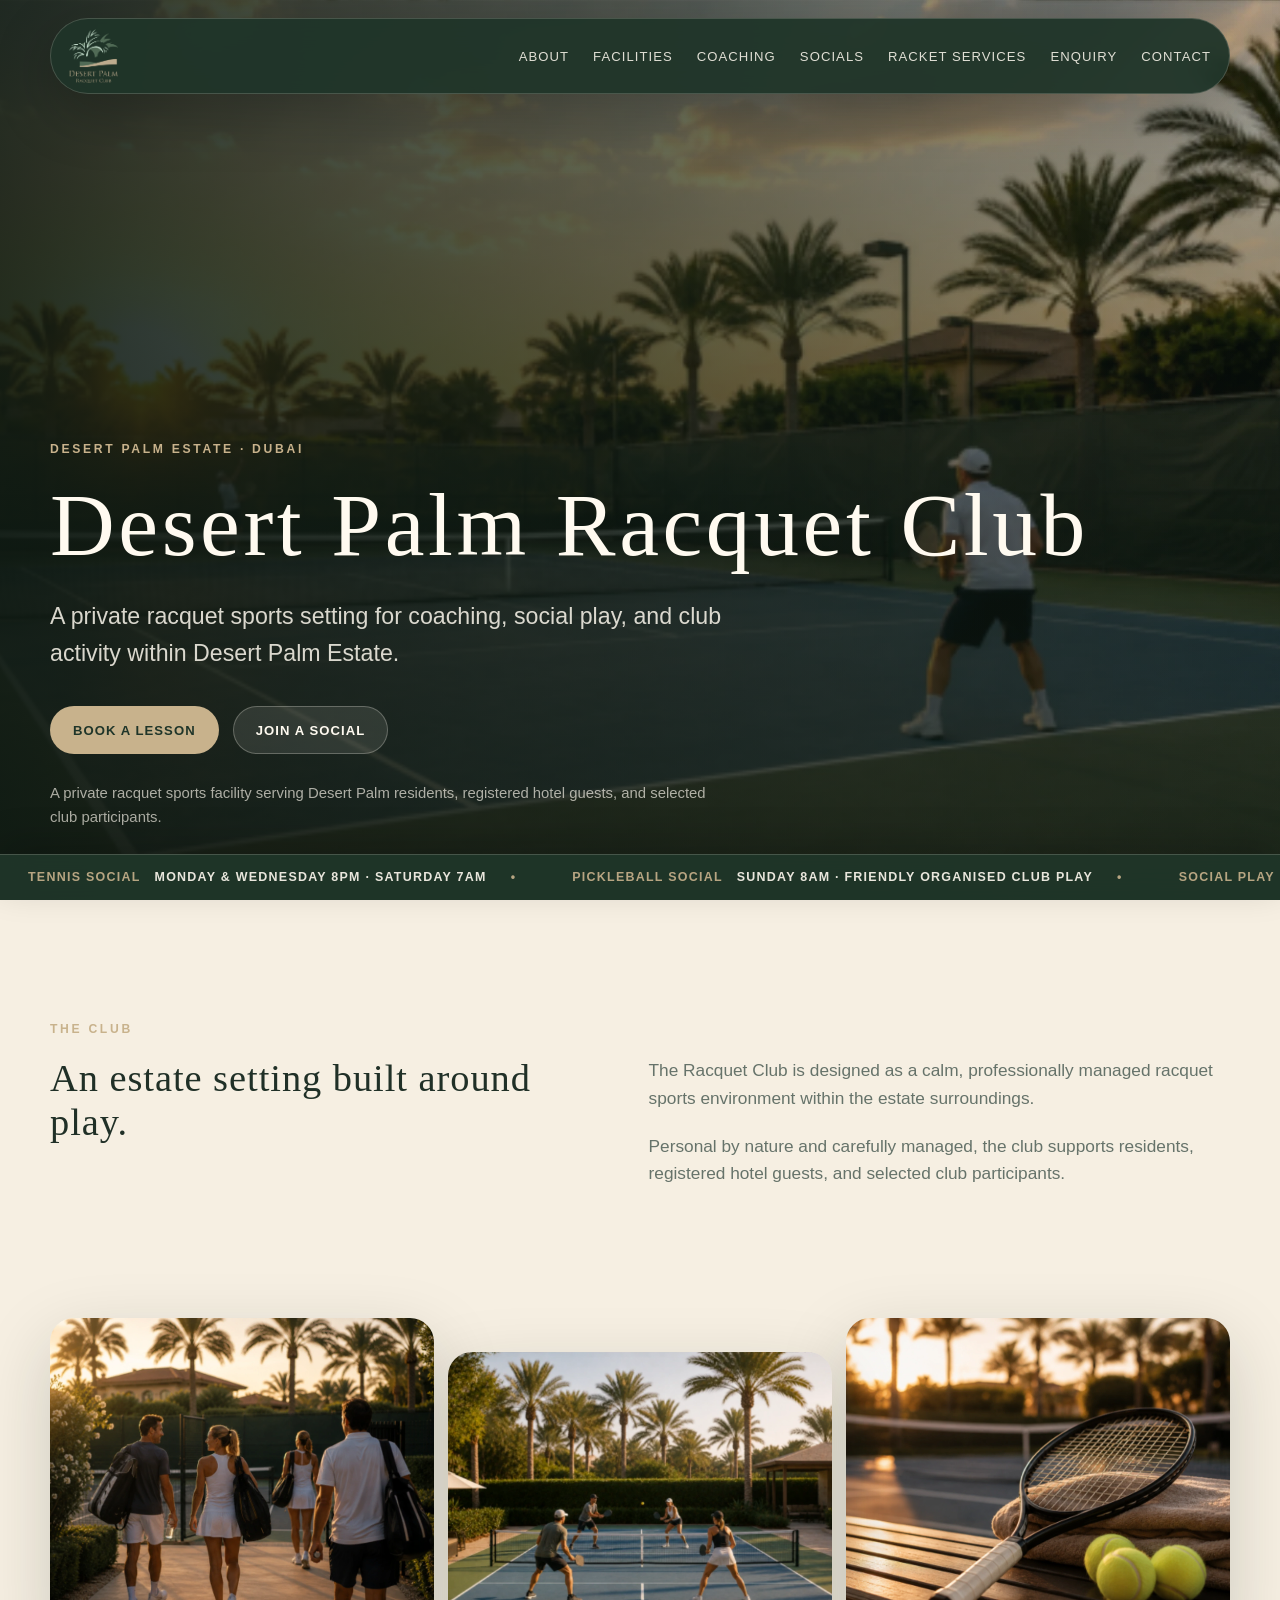
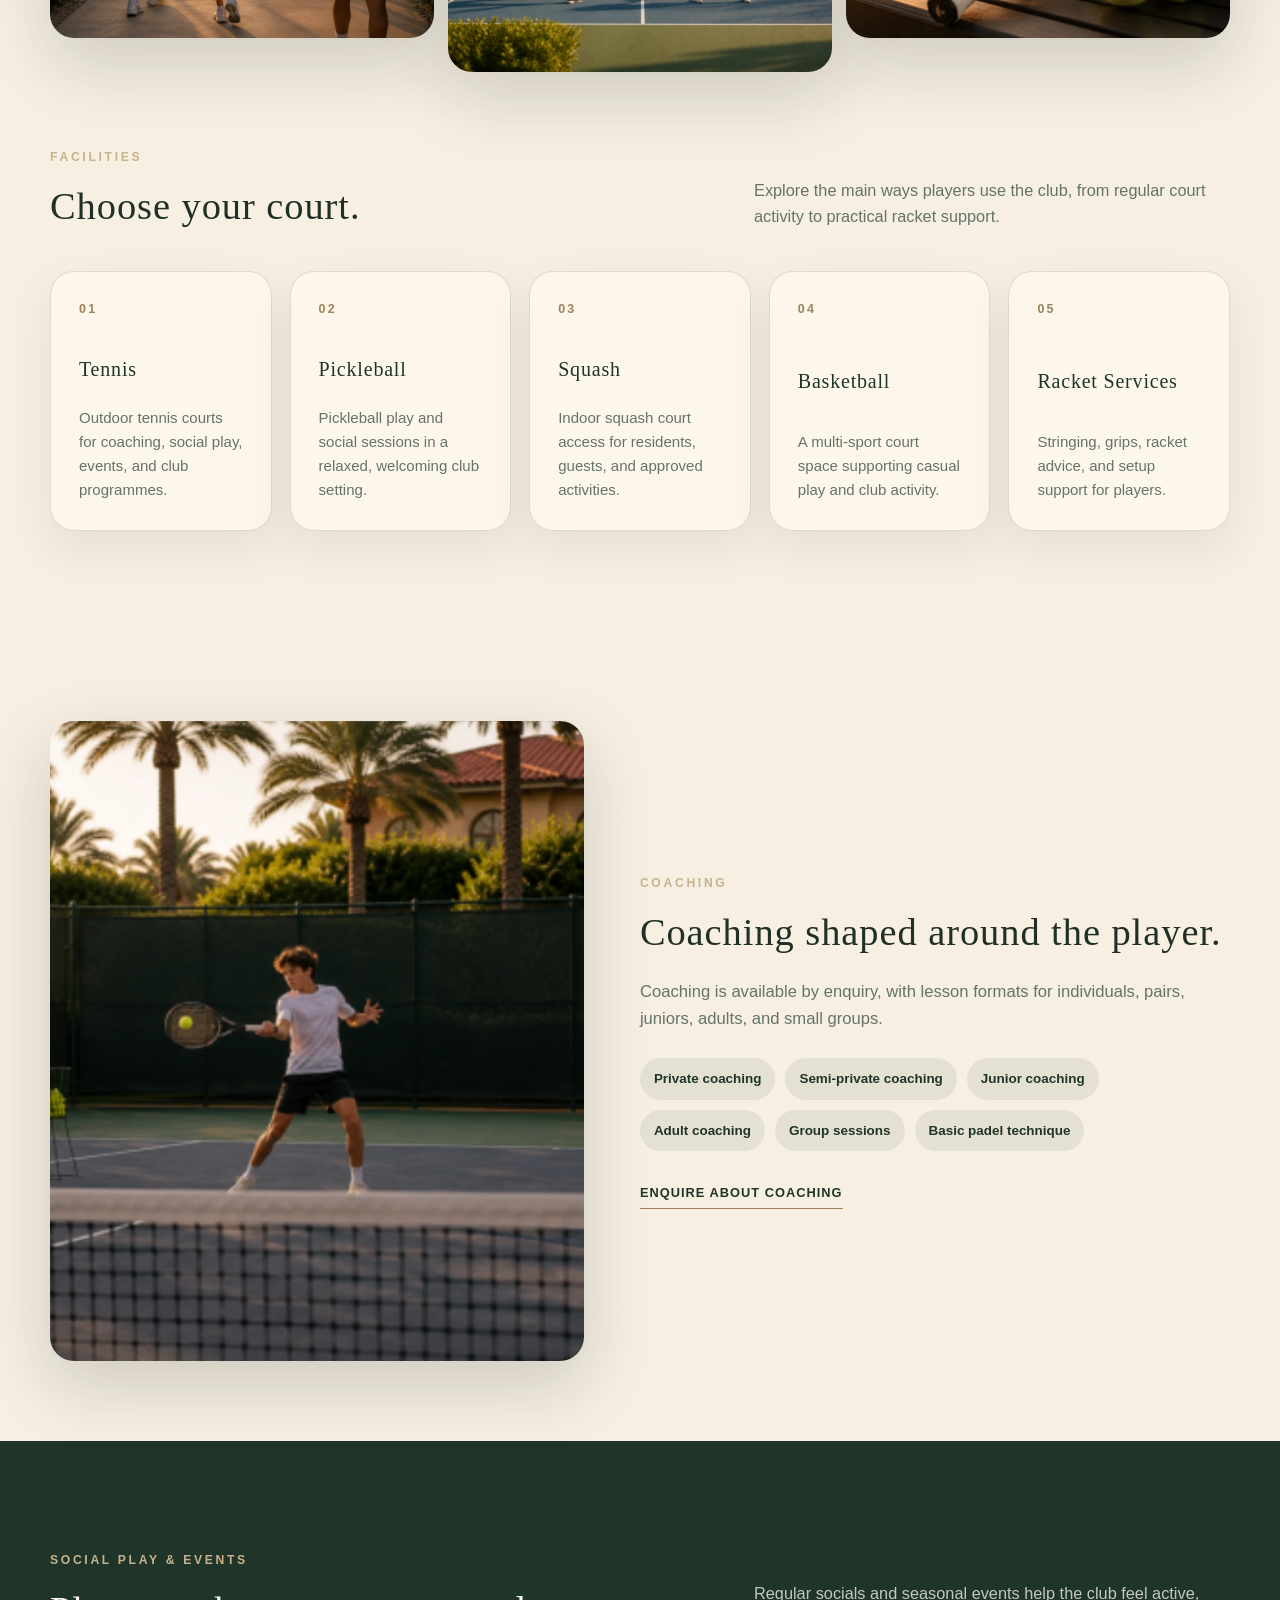
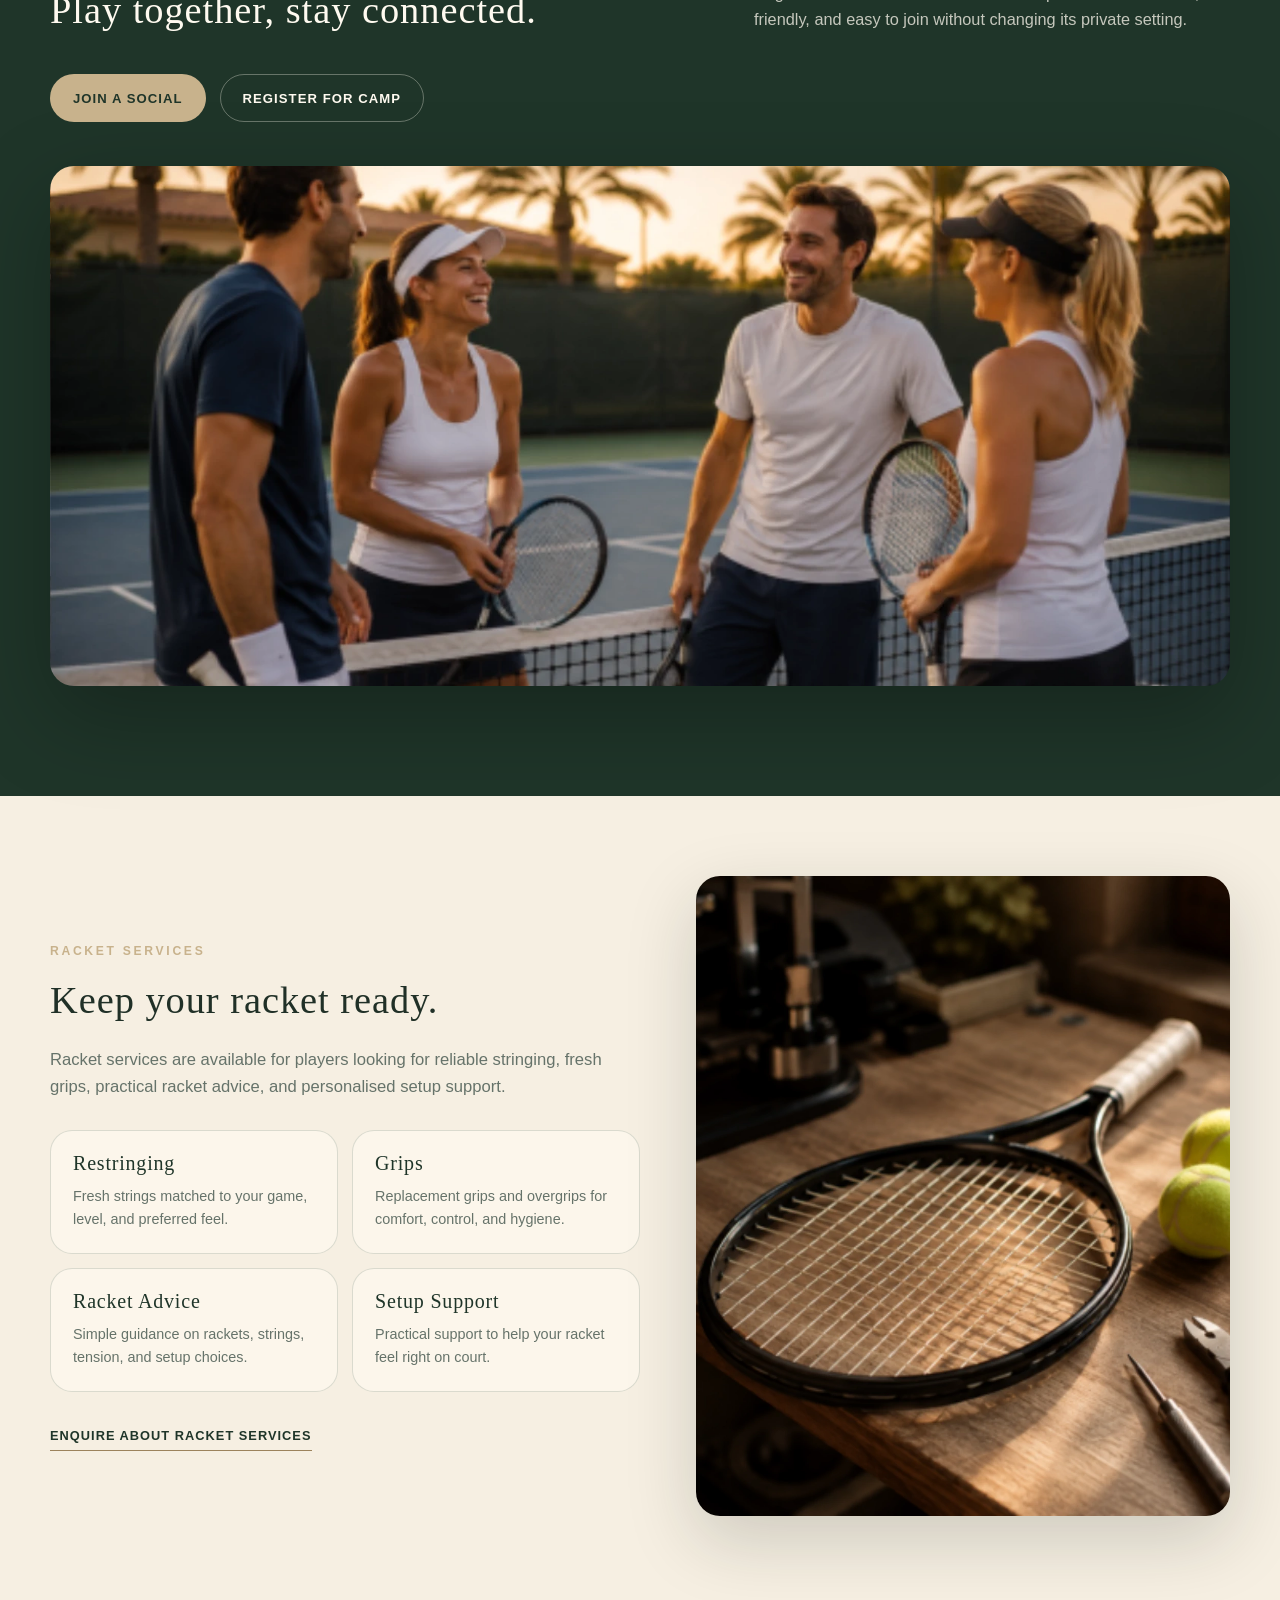
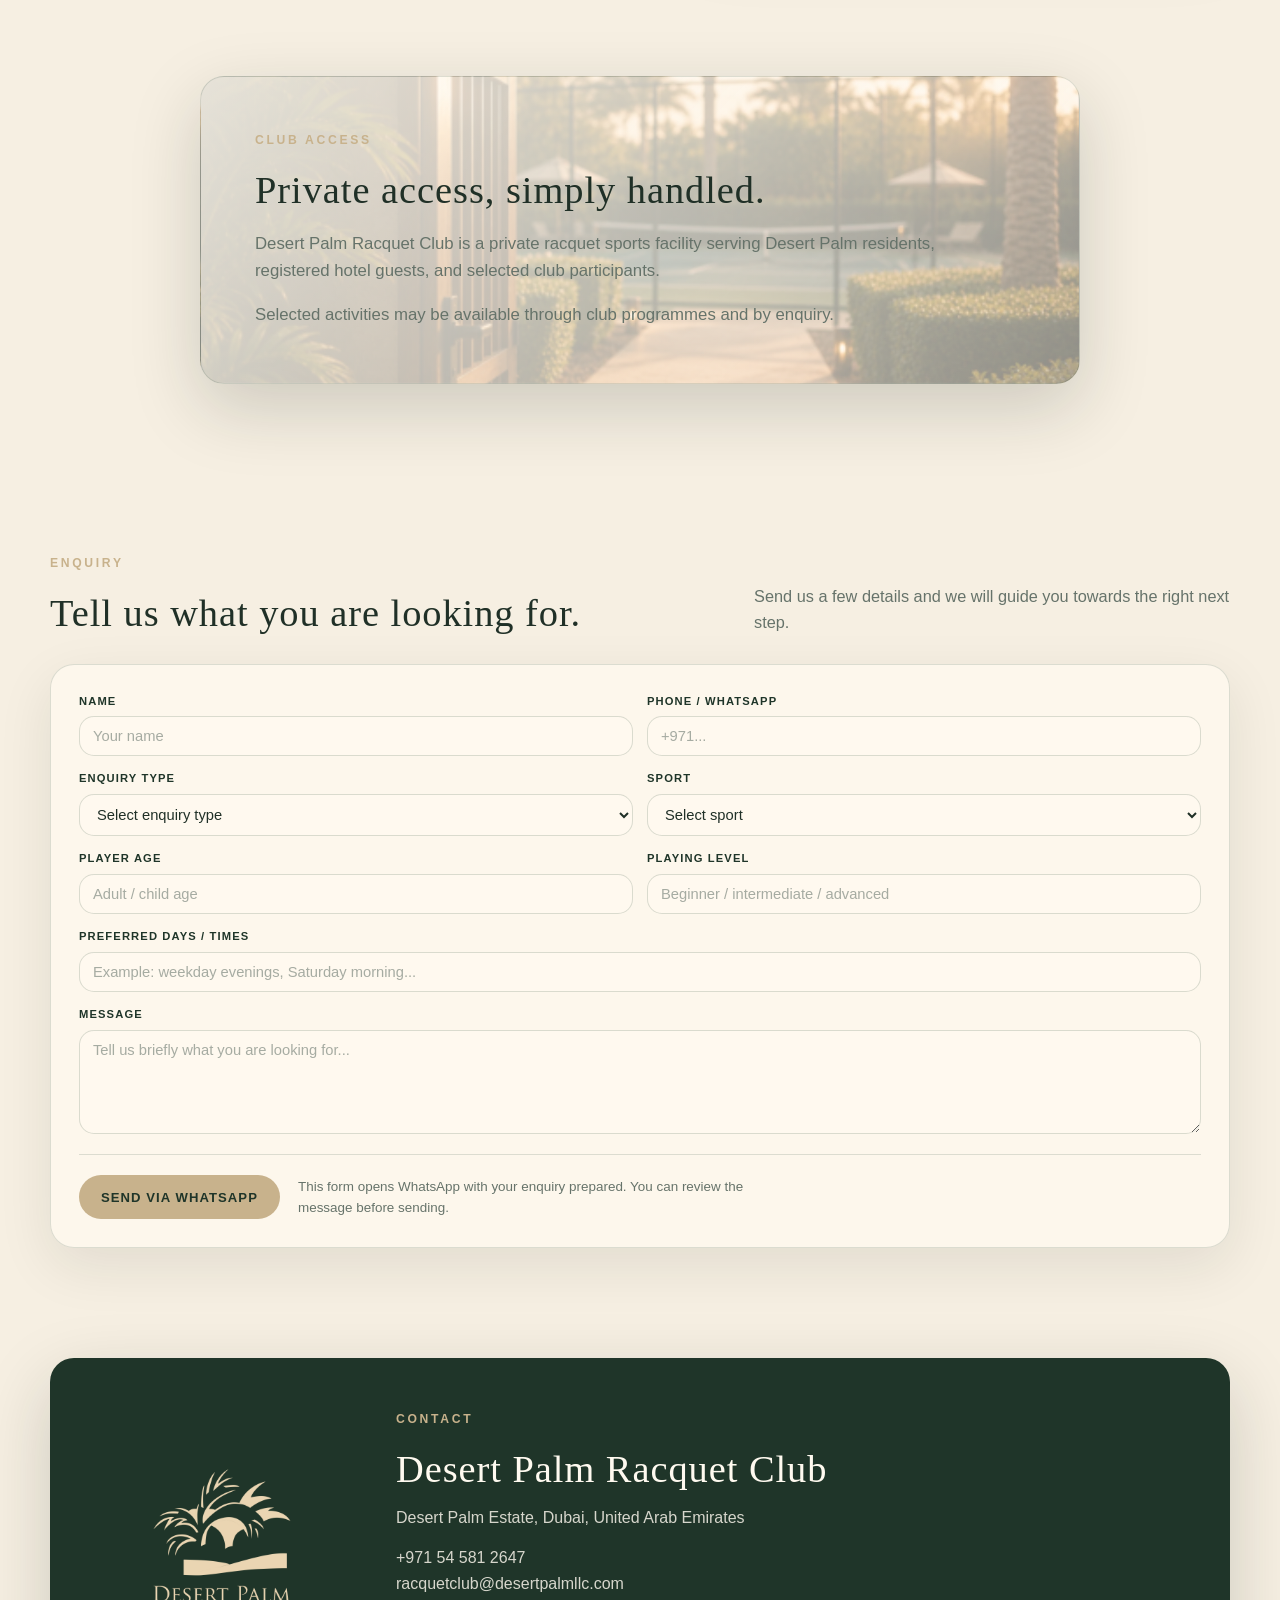
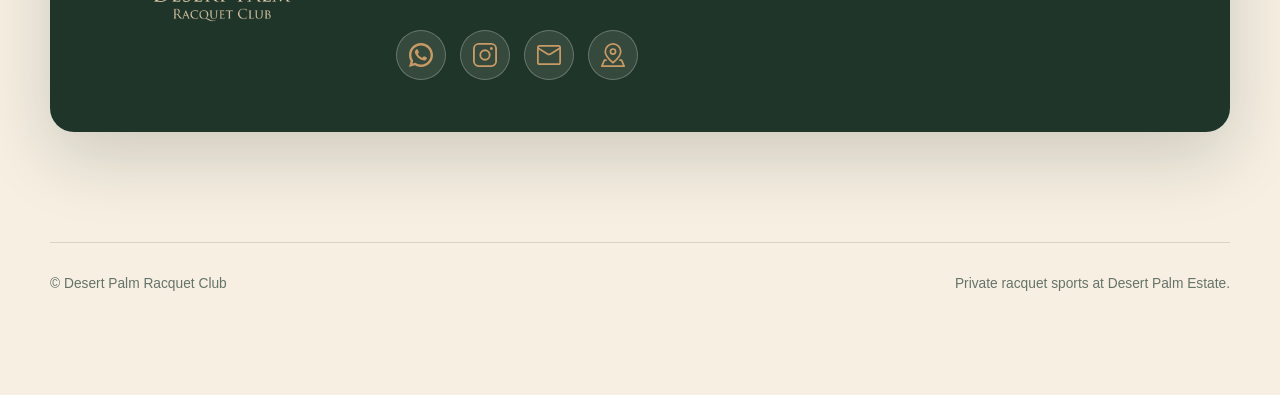
<file: index.html>
<!DOCTYPE html>
<html lang="en">
<head>
  <meta charset="UTF-8" />
  <meta name="viewport" content="width=device-width, initial-scale=1.0" />

  <title>Desert Palm Racquet Club | Tennis & Pickleball in Dubai</title>
  <link rel="canonical" href="https://desertpalmracquetclub.com/" />
<meta
  name="description"
  content="Desert Palm Racquet Club offers premium tennis, pickleball, coaching, social play, seasonal camps, and racket services at Desert Palm Estate, Dubai."
/>

  <!-- Social sharing preview -->
<meta property="og:title" content="Desert Palm Racquet Club | Dubai" />
<meta
  property="og:description"
  content="Premium tennis, pickleball, coaching, social play, seasonal camps, and racket services in Desert Palm Estate, Dubai."
/>
<meta property="og:type" content="website" />
<meta property="og:url" content="https://desertpalmracquetclub.com/" />
<meta
  property="og:image"
  content="https://desertpalmracquetclub.com/assets/dprc-thumb.png"
/>
<meta property="og:image:width" content="1200" />
<meta property="og:image:height" content="630" />

<meta name="twitter:card" content="summary_large_image" />
<meta name="twitter:title" content="Desert Palm Racquet Club | Dubai" />
<meta
  name="twitter:description"
  content="Premium tennis, pickleball, coaching, social play, seasonal camps, and racket services in Desert Palm Estate, Dubai."
/>
<meta
  name="twitter:image"
  content="https://desertpalmracquetclub.com/assets/dprc-thumb.png"
/>

  <link rel="icon" type="image/png" href="assets/logo-light.png" />
  <link rel="stylesheet" href="style.css" />
</head>

<body>
  <header class="site-header">
    <a href="#top" class="brand">
      <img src="assets/logo-light.png" alt="Desert Palm Racquet Club logo" />
    </a>

    <button class="menu-toggle" aria-label="Open menu">
      <span></span>
      <span></span>
    </button>

<nav class="site-nav">
  <a href="#about">About</a>
  <a href="#facilities">Facilities</a>
  <a href="#coaching">Coaching</a>
  <a href="#socials">Socials</a>
  <a href="#services">Racket Services</a>
  <a href="#enquiry">Enquiry</a>
  <a href="#contact">Contact</a>
</nav>
  </header>

  <main id="top">
    <!-- HERO -->
    <section class="hero">
      <div class="hero-image">
        <img src="assets/hero-image.webp" alt="Desert Palm Racquet Club courts and estate surroundings" />
      </div>

      <div class="hero-overlay"></div>

      <div class="hero-content">
        <p class="eyebrow">Desert Palm Estate · Dubai</p>

        <h1>Desert Palm Racquet Club</h1>

<p class="hero-text">
  A private racquet sports setting for coaching, social play, and club activity
  within Desert Palm Estate.
</p>

        <div class="hero-actions">
<a
  class="btn btn-primary enquiry-jump"
  href="#enquiry"
  data-enquiry-type="Coaching"
>
            Book a Lesson
          </a>

<a
  class="btn btn-secondary enquiry-jump"
  href="#enquiry"
  data-enquiry-type="Tennis Social"
>
            Join a Social
          </a>
        </div>

<p class="access-note">
  A private racquet sports facility serving Desert Palm residents,
  registered hotel guests, and selected club participants.
</p>
      </div>
    </section>

    <!-- INTRO -->
    <section id="about" class="section intro-section">
      <div class="section-label">The Club</div>

      <div class="intro-grid">
        <div>
          <h2>An estate setting built around play.</h2>

<div class="mobile-section-image">
  <img
    src="assets/arrive.webp"
    alt="Players arriving at Desert Palm Racquet Club"
    loading="lazy"
    decoding="async"
  />
</div>
        </div>

        <div>
<p>
  The Racquet Club is designed as a calm, professionally managed racquet sports
  environment within the estate surroundings.
</p>

<p>
  Personal by nature and carefully managed, the club supports residents,
  registered hotel guests, and selected club participants.
</p>
        </div>
      </div>
    </section>

    <!-- IMAGE STRIP -->
    <section class="image-strip">
<img
  src="assets/arrive.webp"
  alt="Tennis balls on Desert Palm court"
  loading="lazy"
  decoding="async"
/>
<img
  src="assets/pickle-wide.webp"
  alt="Pickleball paddles at Desert Palm Racquet Club"
  loading="lazy"
  decoding="async"
/>
<img
  src="assets/racket.webp"
  alt="Peacocks at Desert Palm Racquet Club"
  loading="lazy"
  decoding="async"
/>
    </section>

    <!-- FACILITIES -->
    <section id="facilities" class="section">
      <div class="section-top">
        <div>
          <div class="section-label">Facilities</div>
          <h2>Choose your court.</h2>
        </div>

<p>
  Explore the main ways players use the club, from regular court activity
  to practical racket support.
</p>
      </div>

      <div class="card-grid five-grid">
<a
  class="service-card service-card-link"
  href="tennis.html"
  aria-label="View tennis at Desert Palm Racquet Club"
>
  <span>01</span>
  <h3>Tennis</h3>
  <p>Outdoor tennis courts for coaching, social play, events, and club programmes.</p>
</a>

<a
  class="service-card service-card-link"
  href="pickleball.html"
  aria-label="View pickleball at Desert Palm Racquet Club"
>
  <span>02</span>
  <h3>Pickleball</h3>
  <p>Pickleball play and social sessions in a relaxed, welcoming club setting.</p>
</a>

<a
  class="service-card service-card-link"
  href="squash.html"
  aria-label="View squash at Desert Palm Racquet Club"
>
  <span>03</span>
  <h3>Squash</h3>
  <p>Indoor squash court access for residents, guests, and approved activities.</p>
</a>

<a
  class="service-card service-card-link"
  href="basketball.html"
  aria-label="View basketball at Desert Palm Racquet Club"
>
  <span>04</span>
  <h3>Basketball</h3>
  <p>A multi-sport court space supporting casual play and club activity.</p>
</a>

<a
  class="service-card service-card-link"
  href="racket-services.html"
  aria-label="View racket services at Desert Palm Racquet Club"
>
  <span>05</span>
  <h3>Racket Services</h3>
  <p>Stringing, grips, racket advice, and setup support for players.</p>
</a>
      </div>
    </section>

    <!-- COACHING -->
    <section id="coaching" class="feature-section">
      <div class="feature-image">
<img
  src="assets/player.webp"
  alt="Young Player hitting a forehand at Desert Palm Racquet Club"
  loading="lazy"
  decoding="async"
/>
      </div>

      <div class="feature-content">
        <div class="section-label">Coaching</div>
        <h2>Coaching shaped around the player.</h2>

<div class="mobile-section-image">
  <img
    src="assets/player.webp"
    alt="Tennis player training at Desert Palm Racquet Club"
    loading="lazy"
    decoding="async"
  />
</div>
<p>
  Coaching is available by enquiry, with lesson formats for individuals,
  pairs, juniors, adults, and small groups.
</p>

        <div class="pill-list">
          <span>Private coaching</span>
          <span>Semi-private coaching</span>
          <span>Junior coaching</span>
          <span>Adult coaching</span>
          <span>Group sessions</span>
          <span>Basic padel technique</span>
        </div>

<a
  class="text-link enquiry-jump"
  href="#enquiry"
  data-enquiry-type="Coaching"
>
          Enquire about coaching
        </a>
      </div>
    </section>

    <!-- SOCIALS -->
    <section id="socials" class="section dark-section">
      <div class="section-top">
        <div>
          <div class="section-label">Social Play & Events</div>
          <h2>Play together, stay connected.</h2>

<div class="mobile-section-image">
  <img
    src="assets/social-tennis.webp"
    alt="Social tennis at Desert Palm Racquet Club"
    loading="lazy"
    decoding="async"
  />
</div>
        </div>

<p>
  Regular socials and seasonal events help the club feel active, friendly,
  and easy to join without changing its private setting.
</p>
      </div>

      <div class="split-actions">
<a
  class="btn btn-primary enquiry-jump"
  href="#enquiry"
  data-enquiry-type="Tennis Social"
>
          Join a Social
        </a>

<a
  class="btn btn-outline enquiry-jump"
  href="#enquiry"
  data-enquiry-type="Seasonal Camp"
>
          Register for Camp
        </a>
      </div>

      <div class="wide-image">
<img
  src="assets/social-tennis.webp"
  alt="Social tennis at Desert Palm Racquet Club"
  loading="lazy"
  decoding="async"
/>
      </div>
    </section>

    <!-- RACKET SERVICES -->
    <section id="services" class="feature-section reverse">
      <div class="feature-image">
<img
  src="assets/stringing.webp"
  alt="Racket stringing and racket services at Desert Palm Racquet Club"
  loading="lazy"
  decoding="async"
/>
      </div>

      <div class="feature-content">
        <div class="section-label">Racket Services</div>
        <h2>Keep your racket ready.</h2>

<div class="mobile-section-image">
  <img
    src="assets/stringing.webp"
    alt="Racket services at Desert Palm Racquet Club"
    loading="lazy"
    decoding="async"
  />
</div>

        <p>
          Racket services are available for players looking for reliable
          stringing, fresh grips, practical racket advice, and personalised setup
          support.
        </p>

        <div class="mini-grid">
          <div>
            <h3>Restringing</h3>
            <p>Fresh strings matched to your game, level, and preferred feel.</p>
          </div>

          <div>
            <h3>Grips</h3>
            <p>Replacement grips and overgrips for comfort, control, and hygiene.</p>
          </div>

          <div>
            <h3>Racket Advice</h3>
            <p>Simple guidance on rackets, strings, tension, and setup choices.</p>
          </div>

          <div>
            <h3>Setup Support</h3>
            <p>Practical support to help your racket feel right on court.</p>
          </div>
        </div>

<a
  class="text-link enquiry-jump"
  href="#enquiry"
  data-enquiry-type="Racket Services"
>
          Enquire about racket services
        </a>
      </div>
    </section>

    <!-- ACCESS -->
    <section class="section access-section">
      <div class="access-card">
        <div class="section-label">Club Access</div>

<h2>Private access, simply handled.</h2>

<p>
  Desert Palm Racquet Club is a private racquet sports facility serving
  Desert Palm residents, registered hotel guests, and selected club participants.
</p>

<p>
  Selected activities may be available through club programmes and by enquiry.
</p>
      </div>
    </section>

    <!-- ENQUIRY FORM -->
<section id="enquiry" class="section enquiry-section">
  <div class="section-top">
    <div>
      <div class="section-label">Enquiry</div>
      <h2>Tell us what you are looking for.</h2>
    </div>

<p>
  Send us a few details and we will guide you towards the right next step.
</p>
  </div>

  <form id="dprcEnquiryForm" class="enquiry-form">
    <div class="form-grid">
      <div class="form-field">
        <label for="enquiryName">Name</label>
        <input
          type="text"
          id="enquiryName"
          name="name"
          placeholder="Your name"
          required
        />
      </div>

      <div class="form-field">
        <label for="enquiryPhone">Phone / WhatsApp</label>
        <input
          type="tel"
          id="enquiryPhone"
          name="phone"
          placeholder="+971..."
        />
      </div>

      <div class="form-field">
        <label for="enquiryType">Enquiry type</label>
        <select id="enquiryType" name="type" required>
          <option value="">Select enquiry type</option>
          <option value="Coaching">Coaching</option>
          <option value="Tennis Social">Tennis Social</option>
          <option value="Pickleball Social">Pickleball Social</option>
          <option value="Seasonal Camp">Seasonal Camp</option>
          <option value="Racket Services">Racket Services</option>
          <option value="Other">Other</option>
        </select>
      </div>

      <div class="form-field">
        <label for="enquirySport">Sport</label>
        <select id="enquirySport" name="sport">
          <option value="">Select sport</option>
          <option value="Tennis">Tennis</option>
          <option value="Pickleball">Pickleball</option>
          <option value="Padel">Padel</option>
          <option value="Squash">Squash</option>
          <option value="Other">Other</option>
        </select>
      </div>

      <div class="form-field">
        <label for="enquiryAge">Player age</label>
        <input
          type="text"
          id="enquiryAge"
          name="age"
          placeholder="Adult / child age"
        />
      </div>

      <div class="form-field">
        <label for="enquiryLevel">Playing level</label>
        <input
          type="text"
          id="enquiryLevel"
          name="level"
          placeholder="Beginner / intermediate / advanced"
        />
      </div>

      <div class="form-field full-field">
        <label for="enquiryAvailability">Preferred days / times</label>
        <input
          type="text"
          id="enquiryAvailability"
          name="availability"
          placeholder="Example: weekday evenings, Saturday morning..."
        />
      </div>

      <div class="form-field full-field">
        <label for="enquiryMessage">Message</label>
        <textarea
          id="enquiryMessage"
          name="message"
          rows="5"
          placeholder="Tell us briefly what you are looking for..."
        ></textarea>
      </div>
    </div>

    <div class="form-actions">
      <button type="submit" class="btn btn-primary">
        Send via WhatsApp
      </button>

      <p>
        This form opens WhatsApp with your enquiry prepared. You can review the
        message before sending.
      </p>
    </div>
  </form>
</section>

    <!-- CONTACT -->
    <section id="contact" class="section contact-section">
      <div class="contact-card">
<img
  src="assets/logo-beige.png"
  alt="Desert Palm Racquet Club logo"
  loading="lazy"
  decoding="async"
/>

        <div>
          <div class="section-label">Contact</div>
          <h2>Desert Palm Racquet Club</h2>

          <p>Desert Palm Estate, Dubai, United Arab Emirates</p>
          <p>
            <a href="tel:+971545812647">+971 54 581 2647</a><br />
            <a href="mailto:racquetclub@desertpalmllc.com">racquetclub@desertpalmllc.com</a>
          </p>

<div class="contact-actions icon-actions">
  <a
  class="icon-btn"
  href="https://wa.me/971545812647?text=Hi%20Desert%20Palm%20Racquet%20Club%2C%20I%20would%20like%20to%20make%20an%20enquiry."
  target="_blank"
rel="noopener noreferrer"
  aria-label="WhatsApp Desert Palm Racquet Club"
  title="WhatsApp"
>
<img
  src="assets/icons/whatsapp.svg"
  alt=""
  loading="lazy"
  decoding="async"
/>
</a>

  <a
    class="icon-btn"
    href="https://www.instagram.com/desertpalmtennis"
    target="_blank"
rel="noopener noreferrer"
    aria-label="Follow Desert Palm Racquet Club on Instagram"
    title="Instagram"
  >
<img
  src="assets/icons/instagram.svg"
  alt=""
  loading="lazy"
  decoding="async"
/>
  </a>

  <a
    class="icon-btn"
    href="mailto:racquetclub@desertpalmllc.com"
    aria-label="Email Desert Palm Racquet Club"
    title="Email"
  >
<img
  src="assets/icons/email.svg"
  alt=""
  loading="lazy"
  decoding="async"
/>
  </a>

  <a
    class="icon-btn"
    href="https://maps.app.goo.gl/HinR4Th8kRUR4YVMA"
    target="_blank"
    rel="noopener noreferrer"
    aria-label="Find Desert Palm Racquet Club on Google Maps"
    title="Find Us"
  >
<img
  src="assets/icons/location.svg"
  alt=""
  loading="lazy"
  decoding="async"
/>
  </a>
</div>
          </div>
        </div>
      </div>
    </section>
  </main>

  <footer class="site-footer">
    <p>© Desert Palm Racquet Club</p>
<p>Private racquet sports at Desert Palm Estate.</p>
  </footer>

  <script src="updates.js"></script>
<script src="app.js"></script>
</body>
</html>
</file>
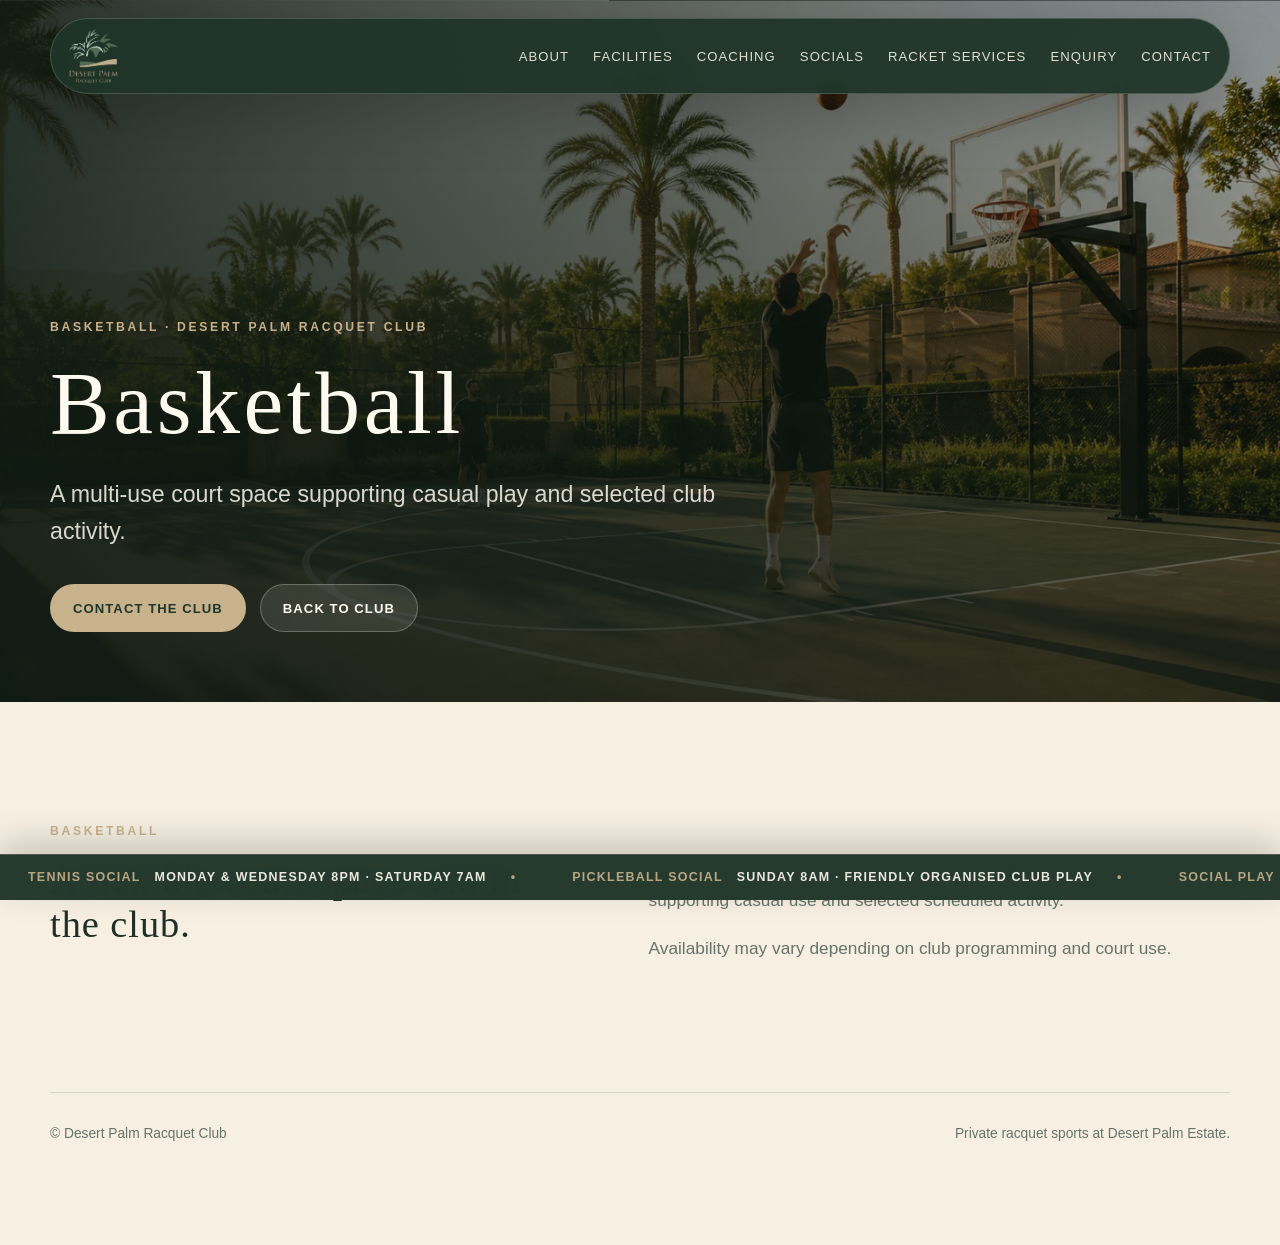
<file: basketball.html>
<!DOCTYPE html>
<html lang="en">
<head>
  <meta charset="UTF-8" />
  <meta name="viewport" content="width=device-width, initial-scale=1.0" />

  <title>Basketball at Desert Palm Racquet Club | Dubai</title>
  <meta
    name="description"
    content="Basketball and multi-use court space at Desert Palm Racquet Club in Dubai."
  />

  <link rel="icon" type="image/png" href="assets/logo-light.png" />
  <link rel="stylesheet" href="style.css" />
</head>

<body>
  <header class="site-header">
    <a href="index.html#top" class="brand">
      <img src="assets/logo-light.png" alt="Desert Palm Racquet Club logo" />
    </a>

    <button class="menu-toggle" aria-label="Open menu">
      <span></span>
      <span></span>
    </button>

    <nav class="site-nav">
      <a href="index.html#about">About</a>
      <a href="index.html#facilities">Facilities</a>
      <a href="index.html#coaching">Coaching</a>
      <a href="index.html#socials">Socials</a>
      <a href="index.html#services">Racket Services</a>
      <a href="index.html#enquiry">Enquiry</a>
      <a href="index.html#contact">Contact</a>
    </nav>
  </header>

  <main id="top">
    <section class="hero sub-hero">
      <div class="hero-image">
        <img src="assets/basket-hero.webp" alt="Basketball court at Desert Palm Racquet Club" />
      </div>

      <div class="hero-overlay"></div>

      <div class="hero-content">
        <p class="eyebrow">Basketball · Desert Palm Racquet Club</p>

        <h1>Basketball</h1>

        <p class="hero-text">
          A multi-use court space supporting casual play and selected club activity.
        </p>

        <div class="hero-actions">
          <a class="btn btn-primary" href="index.html#contact">
            Contact the Club
          </a>

          <a class="btn btn-secondary" href="index.html#facilities">
            Back to Club
          </a>
        </div>
      </div>
    </section>

    <section class="section intro-section">
      <div class="section-label">Basketball</div>

      <div class="intro-grid">
        <div>
          <h2>A flexible court space within the club.</h2>
        </div>

        <div>
          <p>
            The basketball court is part of the wider Desert Palm Racquet Club setting,
            supporting casual use and selected scheduled activity.
          </p>

          <p>
            Availability may vary depending on club programming and court use.
          </p>
        </div>
      </div>
    </section>
  </main>

  <footer class="site-footer">
    <p>© Desert Palm Racquet Club</p>
    <p>Private racquet sports at Desert Palm Estate.</p>
  </footer>

  <script src="updates.js"></script>
<script src="app.js"></script>
</body>
</html>
</file>
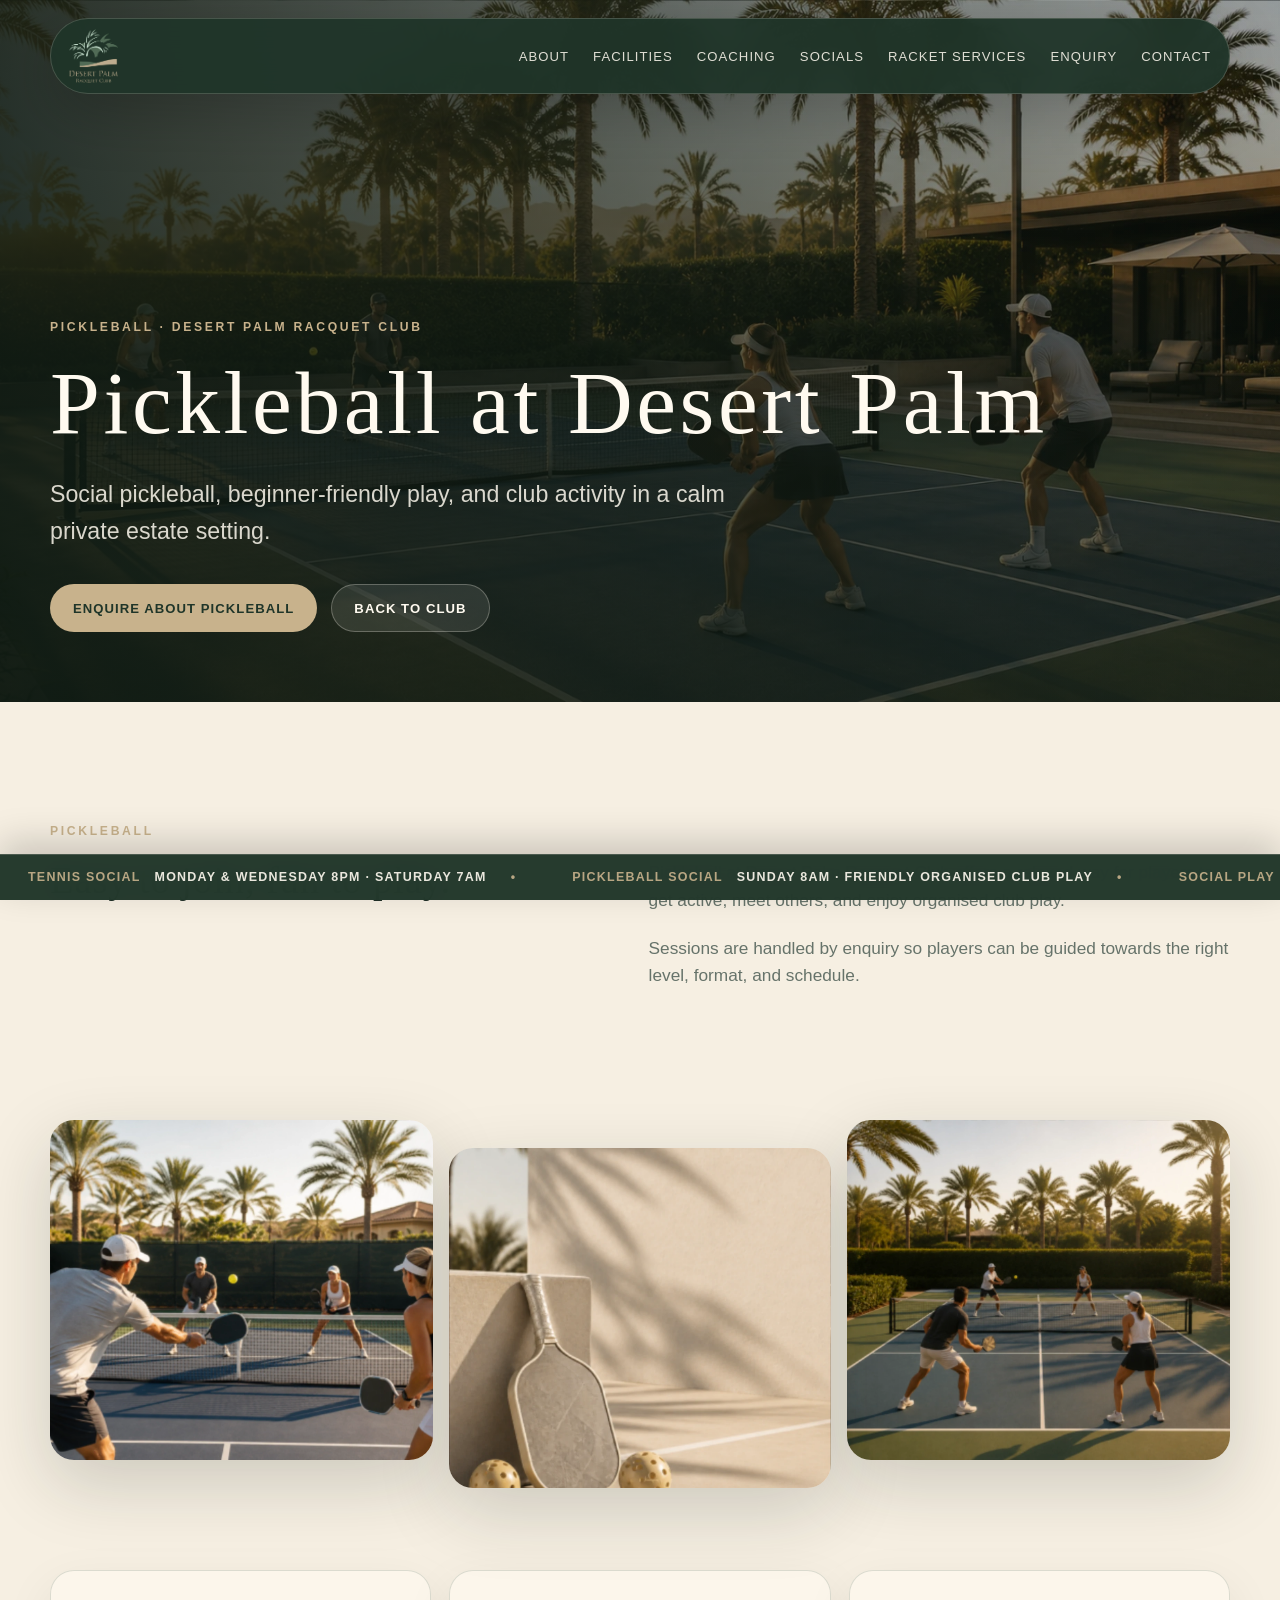
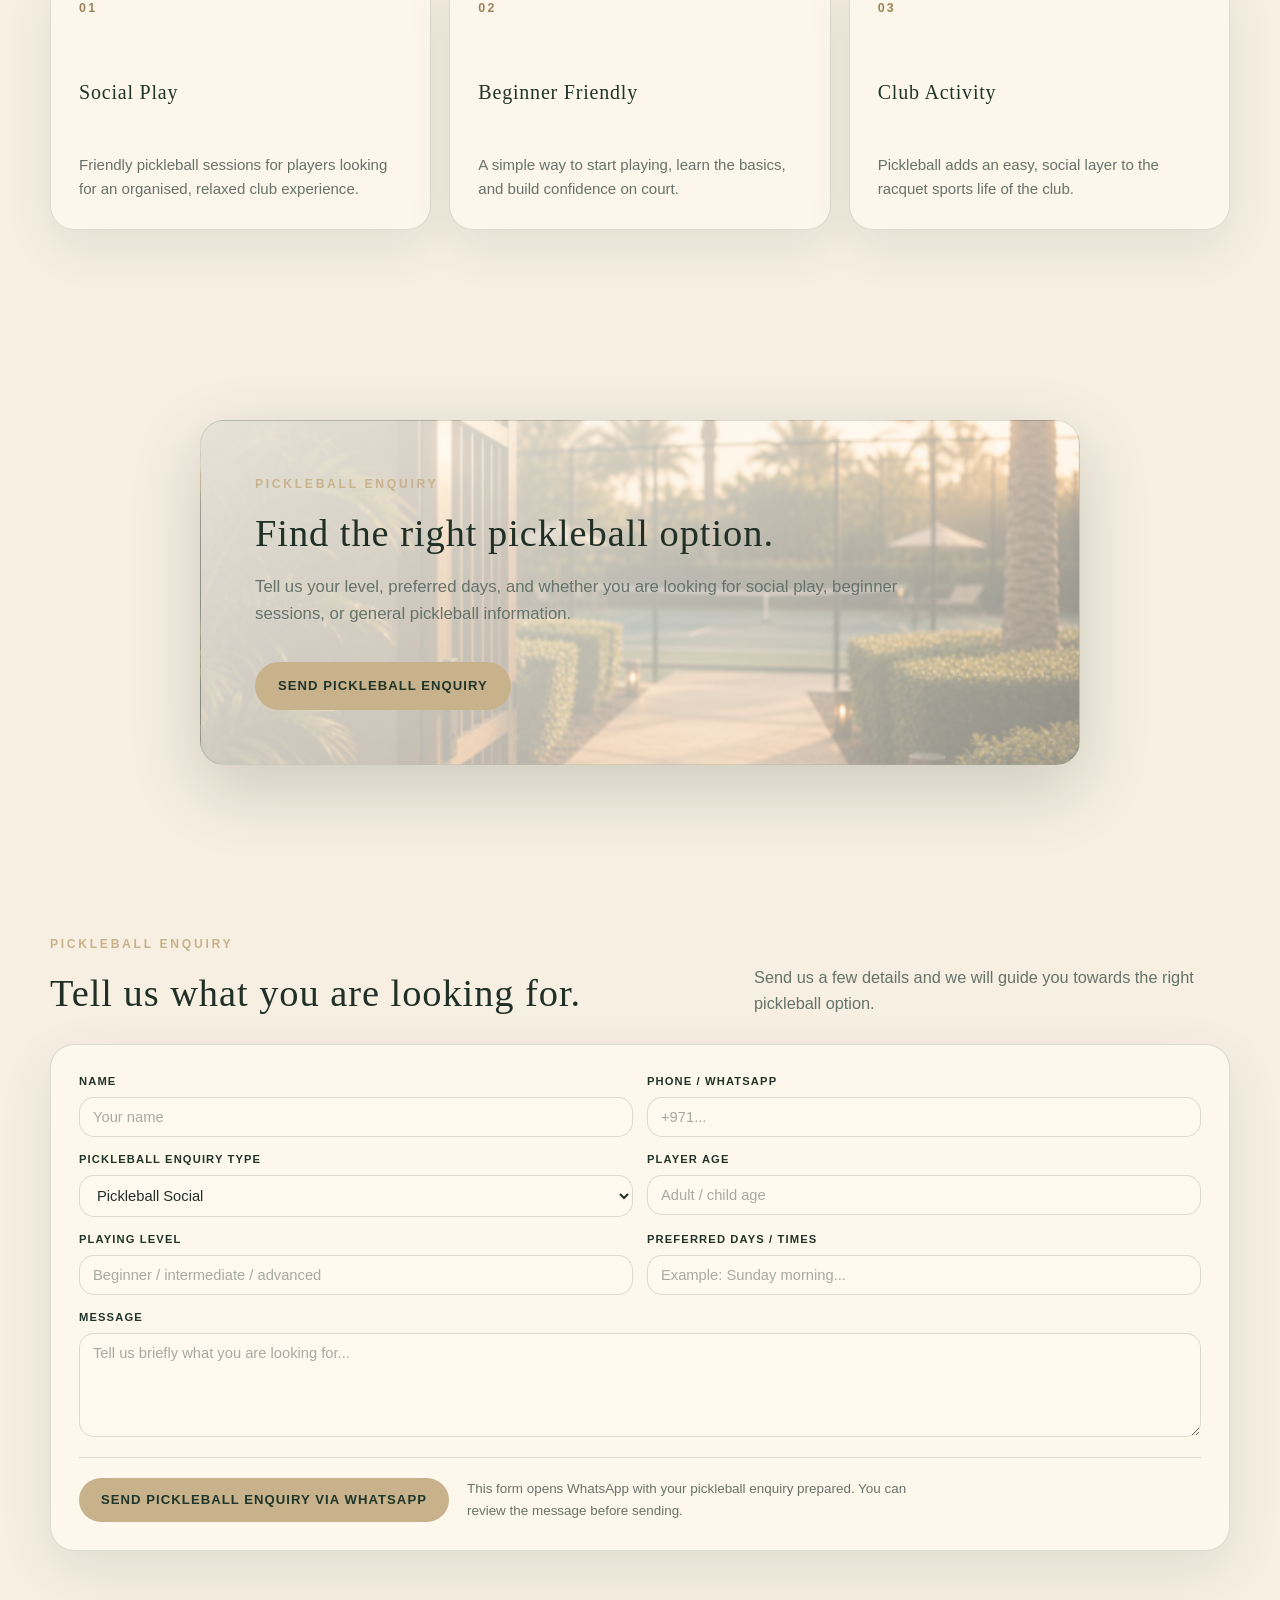
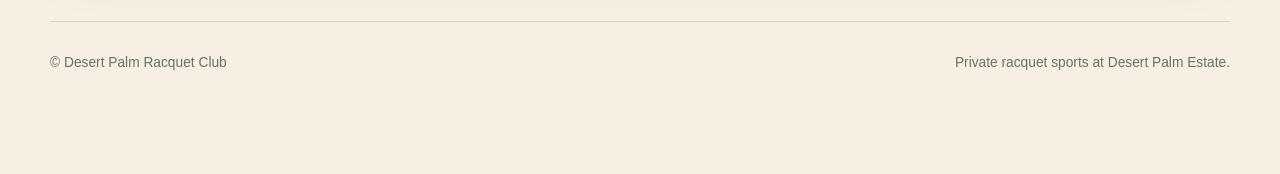
<file: pickleball.html>
<!DOCTYPE html>
<html lang="en">
<head>
  <meta charset="UTF-8" />
  <meta name="viewport" content="width=device-width, initial-scale=1.0" />

  <title>Pickleball at Desert Palm Racquet Club | Dubai</title>
  <meta
    name="description"
    content="Pickleball social play, coaching introductions, and club activity at Desert Palm Racquet Club in Dubai."
  />

  <link rel="icon" type="image/png" href="assets/logo-light.png" />
  <link rel="stylesheet" href="style.css" />
</head>

<body>
  <header class="site-header">
    <a href="index.html#top" class="brand">
      <img src="assets/logo-light.png" alt="Desert Palm Racquet Club logo" />
    </a>

    <button class="menu-toggle" aria-label="Open menu">
      <span></span>
      <span></span>
    </button>

    <nav class="site-nav">
      <a href="index.html#about">About</a>
      <a href="index.html#facilities">Facilities</a>
      <a href="index.html#coaching">Coaching</a>
      <a href="index.html#socials">Socials</a>
      <a href="index.html#services">Racket Services</a>
      <a href="index.html#enquiry">Enquiry</a>
      <a href="index.html#contact">Contact</a>
    </nav>
  </header>

  <main id="top">
    <section class="hero sub-hero">
      <div class="hero-image">
        <img src="assets/pickle-hero.webp" alt="Pickleball at Desert Palm Racquet Club" />
      </div>

      <div class="hero-overlay"></div>

      <div class="hero-content">
        <p class="eyebrow">Pickleball · Desert Palm Racquet Club</p>

        <h1>Pickleball at Desert Palm</h1>

        <p class="hero-text">
          Social pickleball, beginner-friendly play, and club activity in a calm
          private estate setting.
        </p>

        <div class="hero-actions">
          <a
            class="btn btn-primary enquiry-jump"
            href="#pickleball-enquiry"
            data-enquiry-type="Pickleball Social"
          >
            Enquire About Pickleball
          </a>

          <a class="btn btn-secondary" href="index.html#facilities">
            Back to Club
          </a>
        </div>
      </div>
    </section>

    <section class="section intro-section">
      <div class="section-label">Pickleball</div>

      <div class="intro-grid">
        <div>
          <h2>Easy to join, fun to play.</h2>

<div class="mobile-section-image">
  <img
    src="assets/pickle-wide.webp"
    alt="Social pickleball at Desert Palm Racquet Club"
    loading="lazy"
    decoding="async"
  />
</div>
        </div>

        <div>
          <p>
            Pickleball at Desert Palm Racquet Club offers a relaxed way for
            players to get active, meet others, and enjoy organised club play.
          </p>

          <p>
            Sessions are handled by enquiry so players can be guided towards
            the right level, format, and schedule.
          </p>
        </div>
      </div>
    </section>

<section class="detail-image-grid">

  <img
    src="assets/pickleball-social.webp"
    alt="Social pickleball at Desert Palm Racquet Club"
    loading="lazy"
    decoding="async"
  />

    <img
    src="assets/pickle-light.webp"
    alt="Pickleball paddle detail at Desert Palm Racquet Club"
    loading="lazy"
    decoding="async"
  />

  <img
    src="assets/pickleball-fun.webp"
    alt="Pickleball doubles play at Desert Palm Racquet Club"
    loading="lazy"
    decoding="async"
  />
</section>

    <section class="section">
      <div class="card-grid three-grid">
        <article class="service-card">
          <span>01</span>
          <h3>Social Play</h3>
          <p>
            Friendly pickleball sessions for players looking for an organised,
            relaxed club experience.
          </p>
        </article>

        <article class="service-card">
          <span>02</span>
          <h3>Beginner Friendly</h3>
          <p>
            A simple way to start playing, learn the basics, and build confidence
            on court.
          </p>
        </article>

        <article class="service-card">
          <span>03</span>
          <h3>Club Activity</h3>
          <p>
            Pickleball adds an easy, social layer to the racquet sports life of
            the club.
          </p>
        </article>
      </div>
    </section>

    <section class="section access-section">
      <div class="access-card">
        <div class="section-label">Pickleball Enquiry</div>

        <h2>Find the right pickleball option.</h2>

        <p>
          Tell us your level, preferred days, and whether you are looking for
          social play, beginner sessions, or general pickleball information.
        </p>

        <div class="hero-actions">
          <a
            class="btn btn-primary enquiry-jump"
            href="#pickleball-enquiry"
            data-enquiry-type="Pickleball Social"
          >
            Send Pickleball Enquiry
          </a>
        </div>
      </div>
    </section>

    <section id="pickleball-enquiry" class="section enquiry-section">
      <div class="section-top">
        <div>
          <div class="section-label">Pickleball Enquiry</div>
          <h2>Tell us what you are looking for.</h2>
        </div>

        <p>
          Send us a few details and we will guide you towards the right
          pickleball option.
        </p>
      </div>

      <form id="dprcEnquiryForm" class="enquiry-form">
        <input type="hidden" id="enquirySport" name="sport" value="Pickleball" />

        <div class="form-grid">
          <div class="form-field">
            <label for="enquiryName">Name</label>
            <input
              type="text"
              id="enquiryName"
              name="name"
              placeholder="Your name"
              required
            />
          </div>

          <div class="form-field">
            <label for="enquiryPhone">Phone / WhatsApp</label>
            <input
              type="tel"
              id="enquiryPhone"
              name="phone"
              placeholder="+971..."
            />
          </div>

          <div class="form-field">
            <label for="enquiryType">Pickleball enquiry type</label>
            <select id="enquiryType" name="type" required>
              <option value="Pickleball Social" selected>Pickleball Social</option>
              <option value="Beginner Pickleball">Beginner Pickleball</option>
              <option value="Pickleball Coaching">Pickleball Coaching</option>
              <option value="Family Pickleball">Family Pickleball</option>
              <option value="Other Pickleball Enquiry">Other Pickleball Enquiry</option>
            </select>
          </div>

          <div class="form-field">
            <label for="enquiryAge">Player age</label>
            <input
              type="text"
              id="enquiryAge"
              name="age"
              placeholder="Adult / child age"
            />
          </div>

          <div class="form-field">
            <label for="enquiryLevel">Playing level</label>
            <input
              type="text"
              id="enquiryLevel"
              name="level"
              placeholder="Beginner / intermediate / advanced"
            />
          </div>

          <div class="form-field">
            <label for="enquiryAvailability">Preferred days / times</label>
            <input
              type="text"
              id="enquiryAvailability"
              name="availability"
              placeholder="Example: Sunday morning..."
            />
          </div>

          <div class="form-field full-field">
            <label for="enquiryMessage">Message</label>
            <textarea
              id="enquiryMessage"
              name="message"
              rows="5"
              placeholder="Tell us briefly what you are looking for..."
            ></textarea>
          </div>
        </div>

        <div class="form-actions">
          <button type="submit" class="btn btn-primary">
            Send Pickleball Enquiry via WhatsApp
          </button>

          <p>
            This form opens WhatsApp with your pickleball enquiry prepared. You
            can review the message before sending.
          </p>
        </div>
      </form>
    </section>
  </main>

  <footer class="site-footer">
    <p>© Desert Palm Racquet Club</p>
    <p>Private racquet sports at Desert Palm Estate.</p>
  </footer>

  <script src="updates.js"></script>
<script src="app.js"></script>
</body>
</html>
</file>
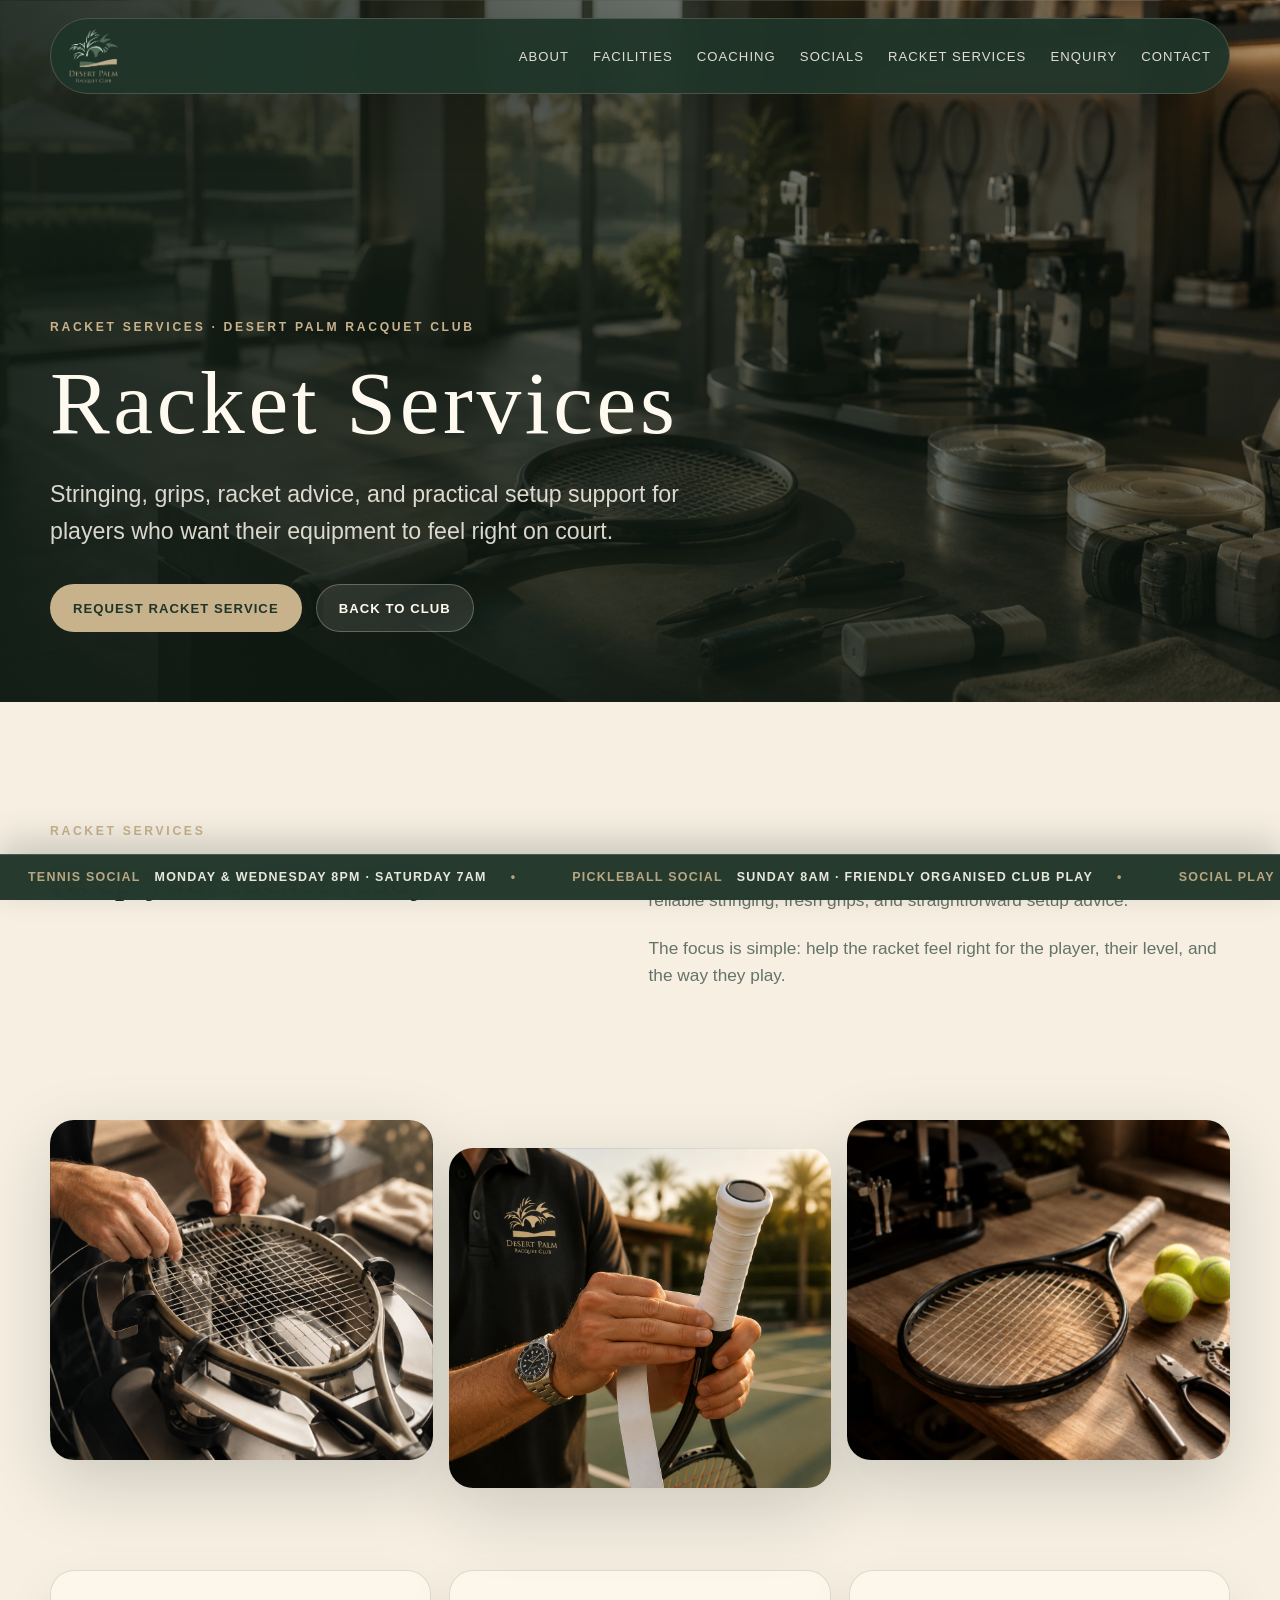
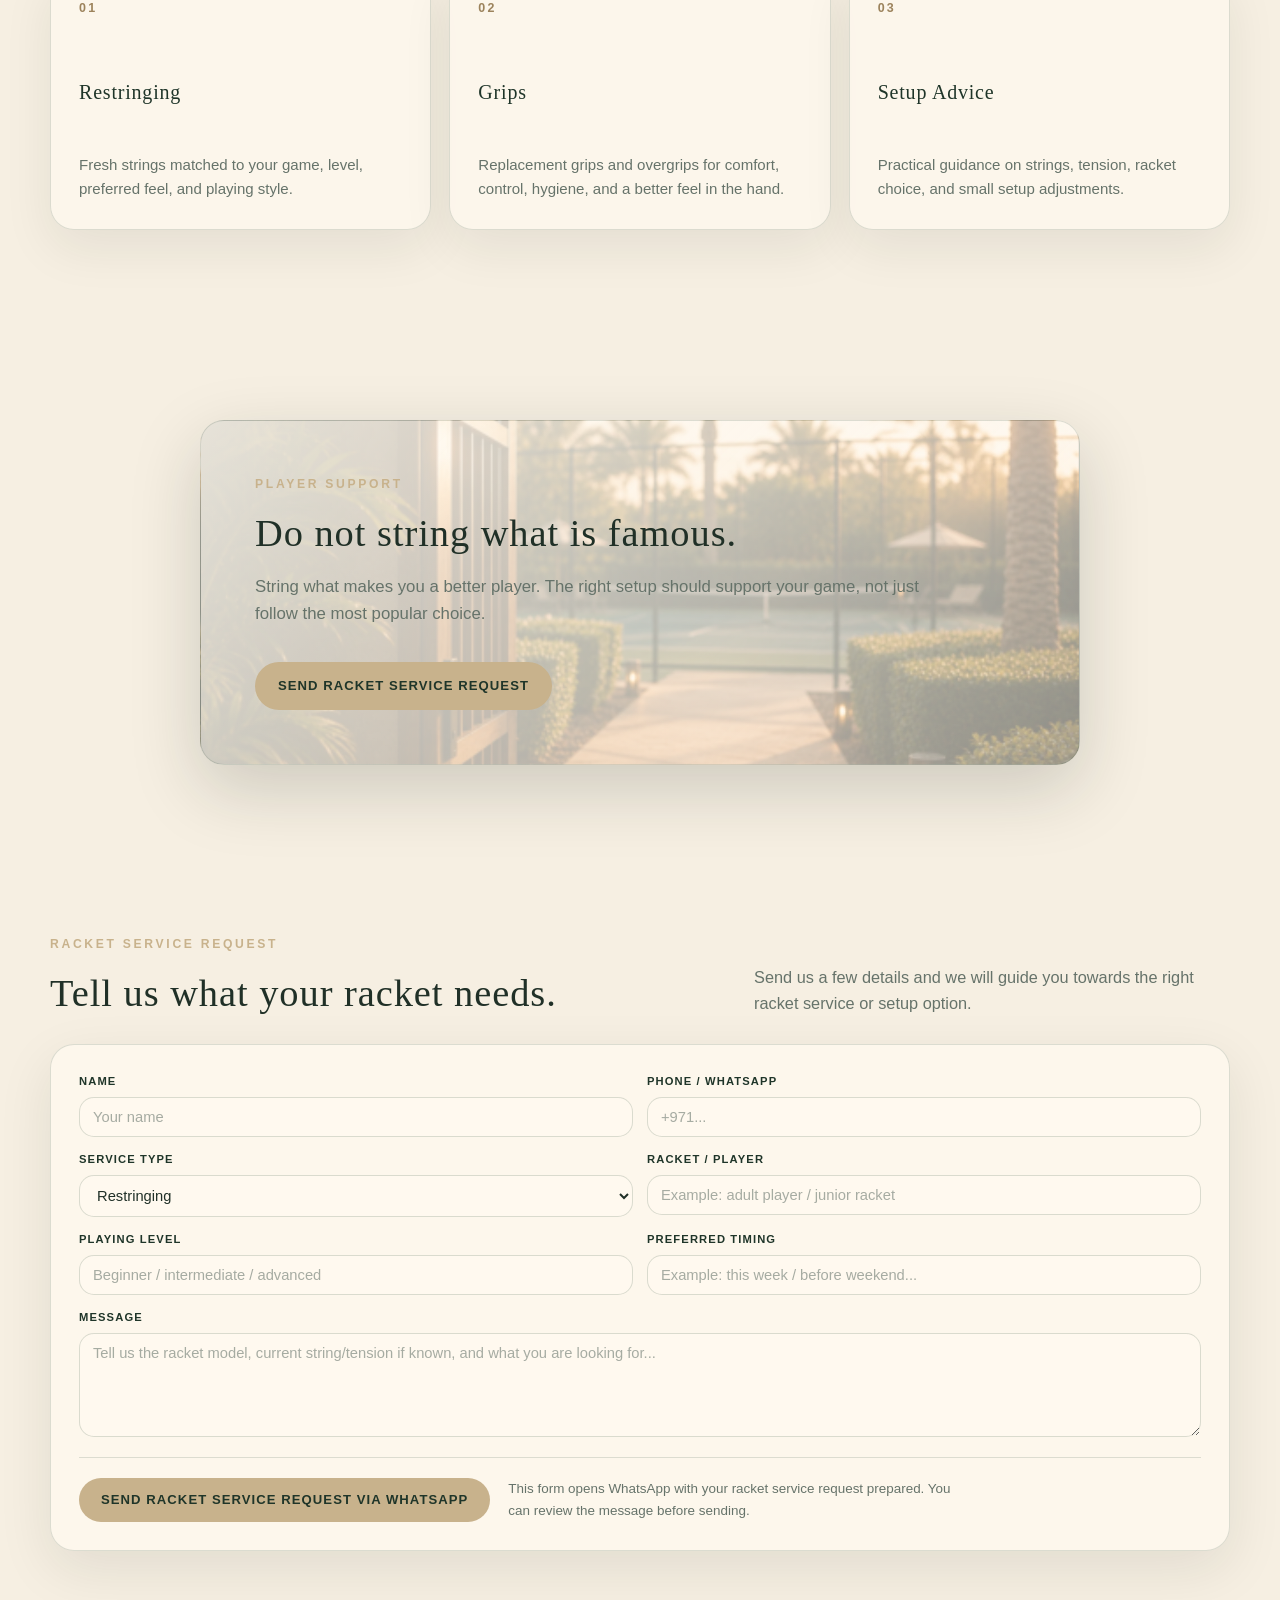
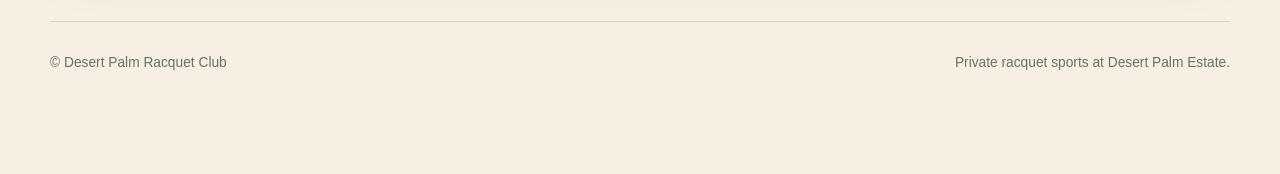
<file: racket-services.html>
<!DOCTYPE html>
<html lang="en">
<head>
  <meta charset="UTF-8" />
  <meta name="viewport" content="width=device-width, initial-scale=1.0" />

  <title>Racket Services at Desert Palm Racquet Club | Dubai</title>
  <meta
    name="description"
    content="Racket stringing, grips, string advice, racket advice, and setup support at Desert Palm Racquet Club in Dubai."
  />

  <link rel="icon" type="image/png" href="assets/logo-light.png" />
  <link rel="stylesheet" href="style.css" />
</head>

<body>
  <header class="site-header">
    <a href="index.html#top" class="brand">
      <img src="assets/logo-light.png" alt="Desert Palm Racquet Club logo" />
    </a>

    <button class="menu-toggle" aria-label="Open menu">
      <span></span>
      <span></span>
    </button>

    <nav class="site-nav">
      <a href="index.html#about">About</a>
      <a href="index.html#facilities">Facilities</a>
      <a href="index.html#coaching">Coaching</a>
      <a href="index.html#socials">Socials</a>
      <a href="index.html#services">Racket Services</a>
      <a href="index.html#enquiry">Enquiry</a>
      <a href="index.html#contact">Contact</a>
    </nav>
  </header>

  <main id="top">
    <section class="hero sub-hero">
      <div class="hero-image">
        <img src="assets/shop.webp" alt="Racket services at Desert Palm Racquet Club" />
      </div>

      <div class="hero-overlay"></div>

      <div class="hero-content">
        <p class="eyebrow">Racket Services · Desert Palm Racquet Club</p>

        <h1>Racket Services</h1>

        <p class="hero-text">
          Stringing, grips, racket advice, and practical setup support for
          players who want their equipment to feel right on court.
        </p>

        <div class="hero-actions">
          <a
            class="btn btn-primary enquiry-jump"
            href="#racket-enquiry"
            data-enquiry-type="Restringing"
          >
            Request Racket Service
          </a>

          <a class="btn btn-secondary" href="index.html#facilities">
            Back to Club
          </a>
        </div>
      </div>
    </section>

    <section class="section intro-section">
      <div class="section-label">Racket Services</div>

      <div class="intro-grid">
        <div>
          <h2>Keep your racket ready.</h2>

<div class="mobile-section-image">
  <img
    src="assets/overgrip.webp"
    alt="Replacing overgrip at Desert Palm Racquet Club"
    loading="lazy"
    decoding="async"
  />
</div>
        </div>

        <div>
          <p>
            Desert Palm Racquet Club offers racket support for players who want
            reliable stringing, fresh grips, and straightforward setup advice.
          </p>

          <p>
            The focus is simple: help the racket feel right for the player,
            their level, and the way they play.
          </p>
        </div>
      </div>
    </section>

    <section class="detail-image-grid">
      <img
        src="assets/stringer.webp"
        alt="Racket stringing at Desert Palm Racquet Club"
        loading="lazy"
        decoding="async"
      />

      <img
        src="assets/overgrip.webp"
        alt="Replacing overgrip at Desert Palm Racquet Club"
        loading="lazy"
        decoding="async"
      />

      <img
        src="assets/stringing.webp"
        alt="Racket services and club shop detail at Desert Palm Racquet Club"
        loading="lazy"
        decoding="async"
      />
    </section>

    <section class="section">
      <div class="card-grid three-grid">
        <article class="service-card">
          <span>01</span>
          <h3>Restringing</h3>
          <p>
            Fresh strings matched to your game, level, preferred feel, and
            playing style.
          </p>
        </article>

        <article class="service-card">
          <span>02</span>
          <h3>Grips</h3>
          <p>
            Replacement grips and overgrips for comfort, control, hygiene, and
            a better feel in the hand.
          </p>
        </article>

        <article class="service-card">
          <span>03</span>
          <h3>Setup Advice</h3>
          <p>
            Practical guidance on strings, tension, racket choice, and small
            setup adjustments.
          </p>
        </article>
      </div>
    </section>

    <section class="section access-section">
      <div class="access-card">
        <div class="section-label">Player Support</div>

        <h2>Do not string what is famous.</h2>

        <p>
          String what makes you a better player. The right setup should support
          your game, not just follow the most popular choice.
        </p>

        <div class="hero-actions">
          <a
            class="btn btn-primary enquiry-jump"
            href="#racket-enquiry"
            data-enquiry-type="Restringing"
          >
            Send Racket Service Request
          </a>
        </div>
      </div>
    </section>

    <section id="racket-enquiry" class="section enquiry-section">
      <div class="section-top">
        <div>
          <div class="section-label">Racket Service Request</div>
          <h2>Tell us what your racket needs.</h2>
        </div>

        <p>
          Send us a few details and we will guide you towards the right racket
          service or setup option.
        </p>
      </div>

      <form id="dprcEnquiryForm" class="enquiry-form">
        <input type="hidden" id="enquirySport" name="sport" value="Racket Services" />

        <div class="form-grid">
          <div class="form-field">
            <label for="enquiryName">Name</label>
            <input
              type="text"
              id="enquiryName"
              name="name"
              placeholder="Your name"
              required
            />
          </div>

          <div class="form-field">
            <label for="enquiryPhone">Phone / WhatsApp</label>
            <input
              type="tel"
              id="enquiryPhone"
              name="phone"
              placeholder="+971..."
            />
          </div>

          <div class="form-field">
            <label for="enquiryType">Service type</label>
            <select id="enquiryType" name="type" required>
              <option value="Restringing" selected>Restringing</option>
              <option value="Grip Replacement">Grip Replacement</option>
              <option value="String Advice">String Advice</option>
              <option value="Racket Advice">Racket Advice</option>
              <option value="Setup Support">Setup Support</option>
              <option value="Other Racket Service">Other Racket Service</option>
            </select>
          </div>

          <div class="form-field">
            <label for="enquiryAge">Racket / player</label>
            <input
              type="text"
              id="enquiryAge"
              name="age"
              placeholder="Example: adult player / junior racket"
            />
          </div>

          <div class="form-field">
            <label for="enquiryLevel">Playing level</label>
            <input
              type="text"
              id="enquiryLevel"
              name="level"
              placeholder="Beginner / intermediate / advanced"
            />
          </div>

          <div class="form-field">
            <label for="enquiryAvailability">Preferred timing</label>
            <input
              type="text"
              id="enquiryAvailability"
              name="availability"
              placeholder="Example: this week / before weekend..."
            />
          </div>

          <div class="form-field full-field">
            <label for="enquiryMessage">Message</label>
            <textarea
              id="enquiryMessage"
              name="message"
              rows="5"
              placeholder="Tell us the racket model, current string/tension if known, and what you are looking for..."
            ></textarea>
          </div>
        </div>

        <div class="form-actions">
          <button type="submit" class="btn btn-primary">
            Send Racket Service Request via WhatsApp
          </button>

          <p>
            This form opens WhatsApp with your racket service request prepared.
            You can review the message before sending.
          </p>
        </div>
      </form>
    </section>
  </main>

  <footer class="site-footer">
    <p>© Desert Palm Racquet Club</p>
    <p>Private racquet sports at Desert Palm Estate.</p>
  </footer>

  <script src="updates.js"></script>
<script src="app.js"></script>
</body>
</html>
</file>
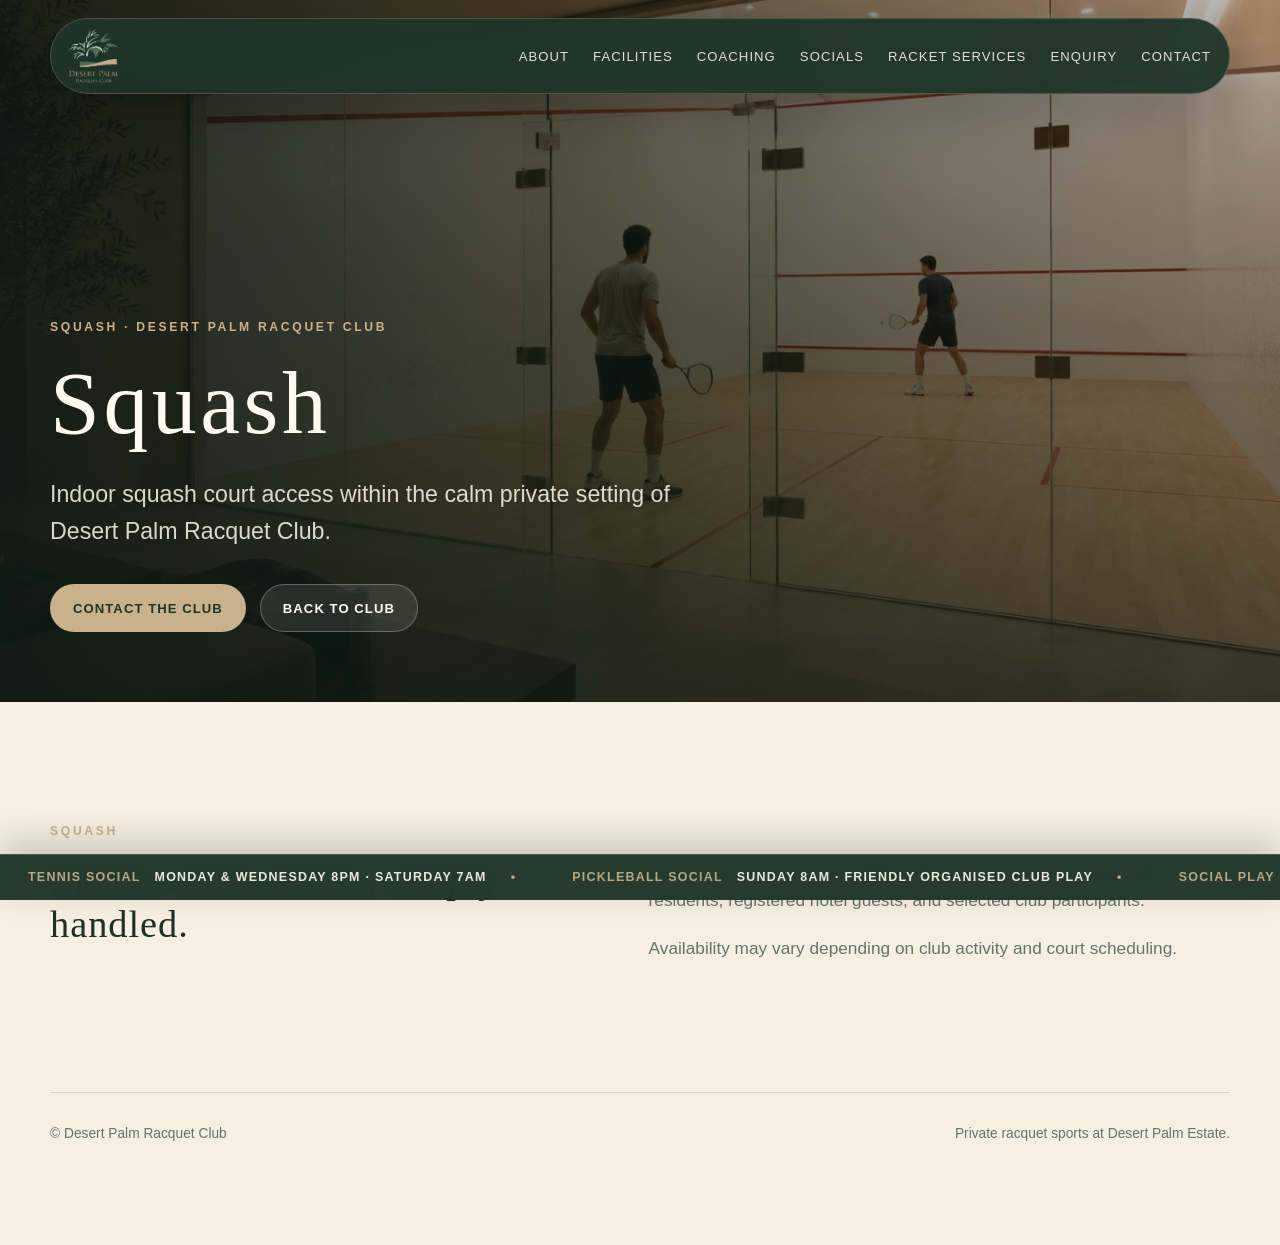
<file: squash.html>
<!DOCTYPE html>
<html lang="en">
<head>
  <meta charset="UTF-8" />
  <meta name="viewport" content="width=device-width, initial-scale=1.0" />

  <title>Squash at Desert Palm Racquet Club | Dubai</title>
  <meta
    name="description"
    content="Indoor squash court access at Desert Palm Racquet Club in Dubai."
  />

  <link rel="icon" type="image/png" href="assets/logo-light.png" />
  <link rel="stylesheet" href="style.css" />
</head>

<body>
  <header class="site-header">
    <a href="index.html#top" class="brand">
      <img src="assets/logo-light.png" alt="Desert Palm Racquet Club logo" />
    </a>

    <button class="menu-toggle" aria-label="Open menu">
      <span></span>
      <span></span>
    </button>

    <nav class="site-nav">
      <a href="index.html#about">About</a>
      <a href="index.html#facilities">Facilities</a>
      <a href="index.html#coaching">Coaching</a>
      <a href="index.html#socials">Socials</a>
      <a href="index.html#services">Racket Services</a>
      <a href="index.html#enquiry">Enquiry</a>
      <a href="index.html#contact">Contact</a>
    </nav>
  </header>

  <main id="top">
    <section class="hero sub-hero">
      <div class="hero-image">
        <img src="assets/squash-hero.webp" alt="Squash court at Desert Palm Racquet Club" />
      </div>

      <div class="hero-overlay"></div>

      <div class="hero-content">
        <p class="eyebrow">Squash · Desert Palm Racquet Club</p>

        <h1>Squash</h1>

        <p class="hero-text">
          Indoor squash court access within the calm private setting of Desert Palm Racquet Club.
        </p>

        <div class="hero-actions">
          <a class="btn btn-primary" href="index.html#contact">
            Contact the Club
          </a>

          <a class="btn btn-secondary" href="index.html#facilities">
            Back to Club
          </a>
        </div>
      </div>
    </section>

    <section class="section intro-section">
      <div class="section-label">Squash</div>

      <div class="intro-grid">
        <div>
          <h2>Indoor court access, simply handled.</h2>
        </div>

        <div>
          <p>
            Squash court access is available within Desert Palm Racquet Club for residents,
            registered hotel guests, and selected club participants.
          </p>

          <p>
            Availability may vary depending on club activity and court scheduling.
          </p>
        </div>
      </div>
    </section>
  </main>

  <footer class="site-footer">
    <p>© Desert Palm Racquet Club</p>
    <p>Private racquet sports at Desert Palm Estate.</p>
  </footer>

  <script src="updates.js"></script>
<script src="app.js"></script>
</body>
</html>
</file>
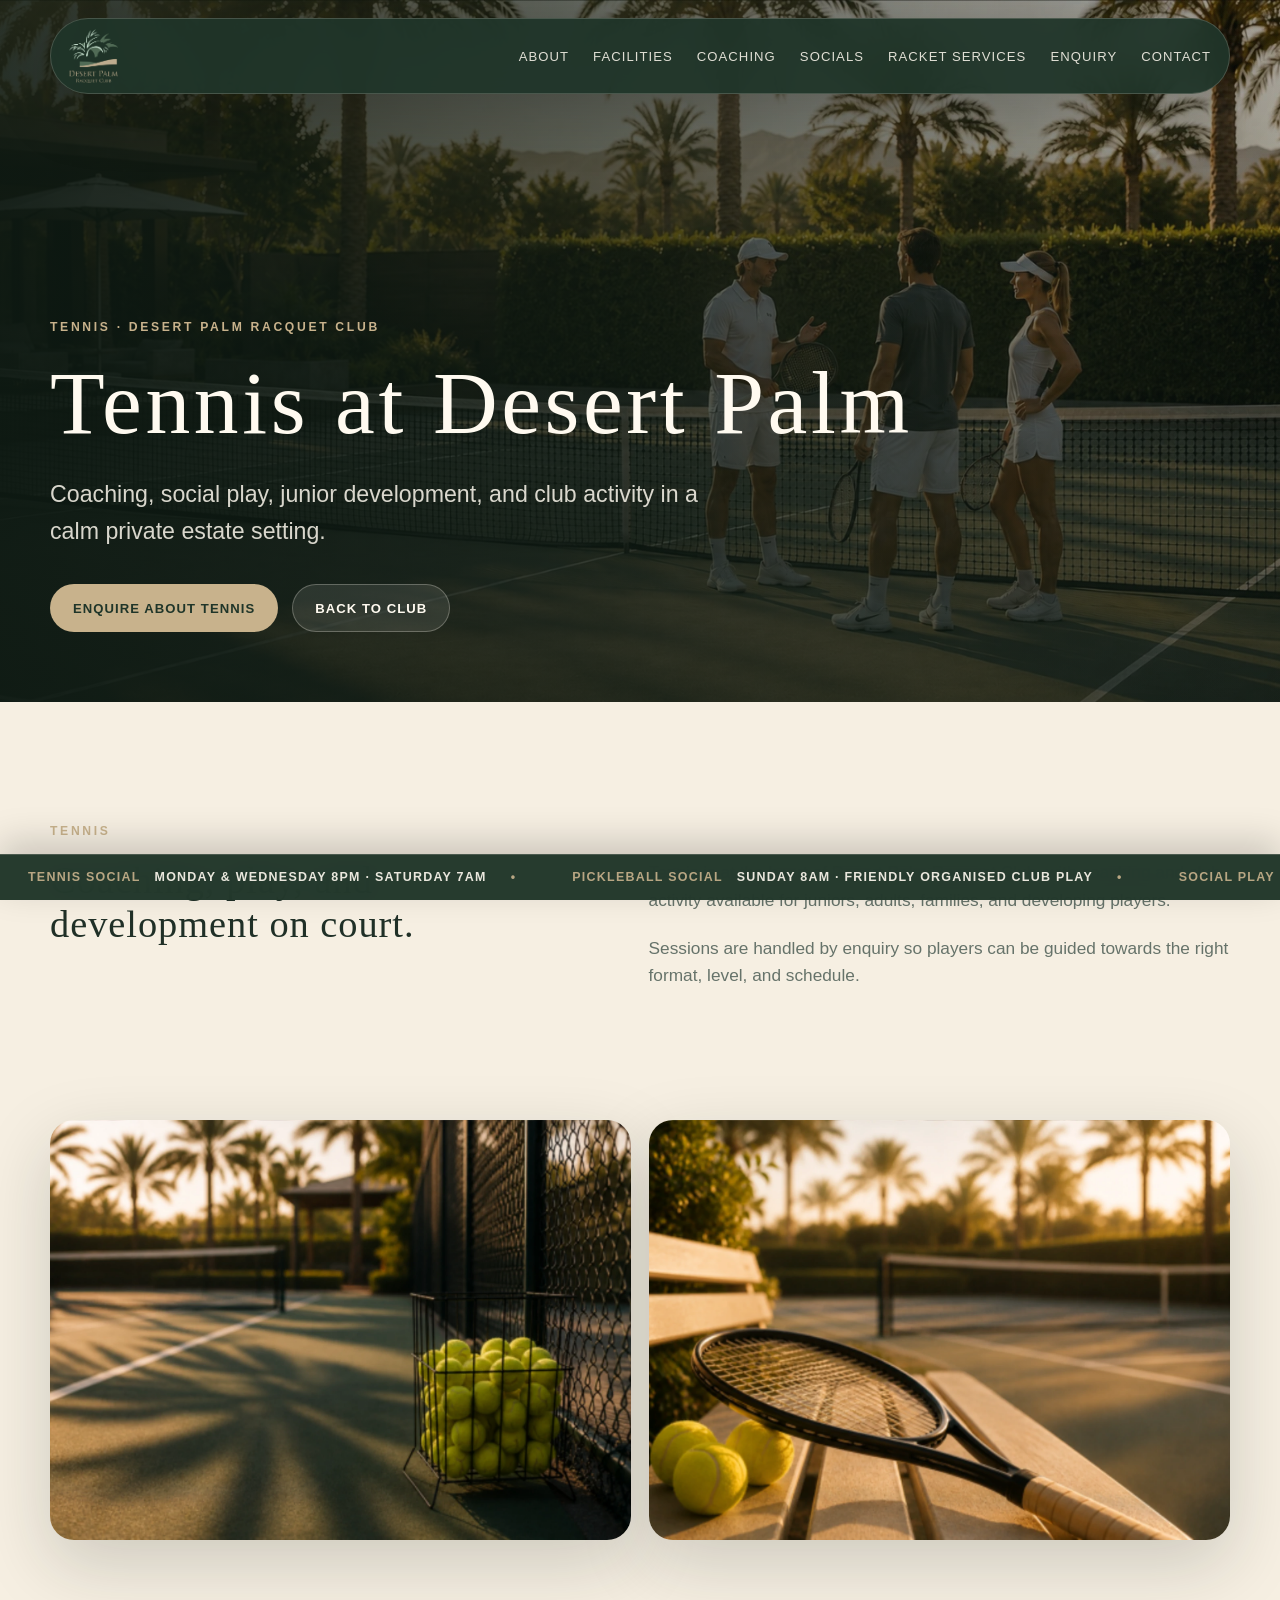
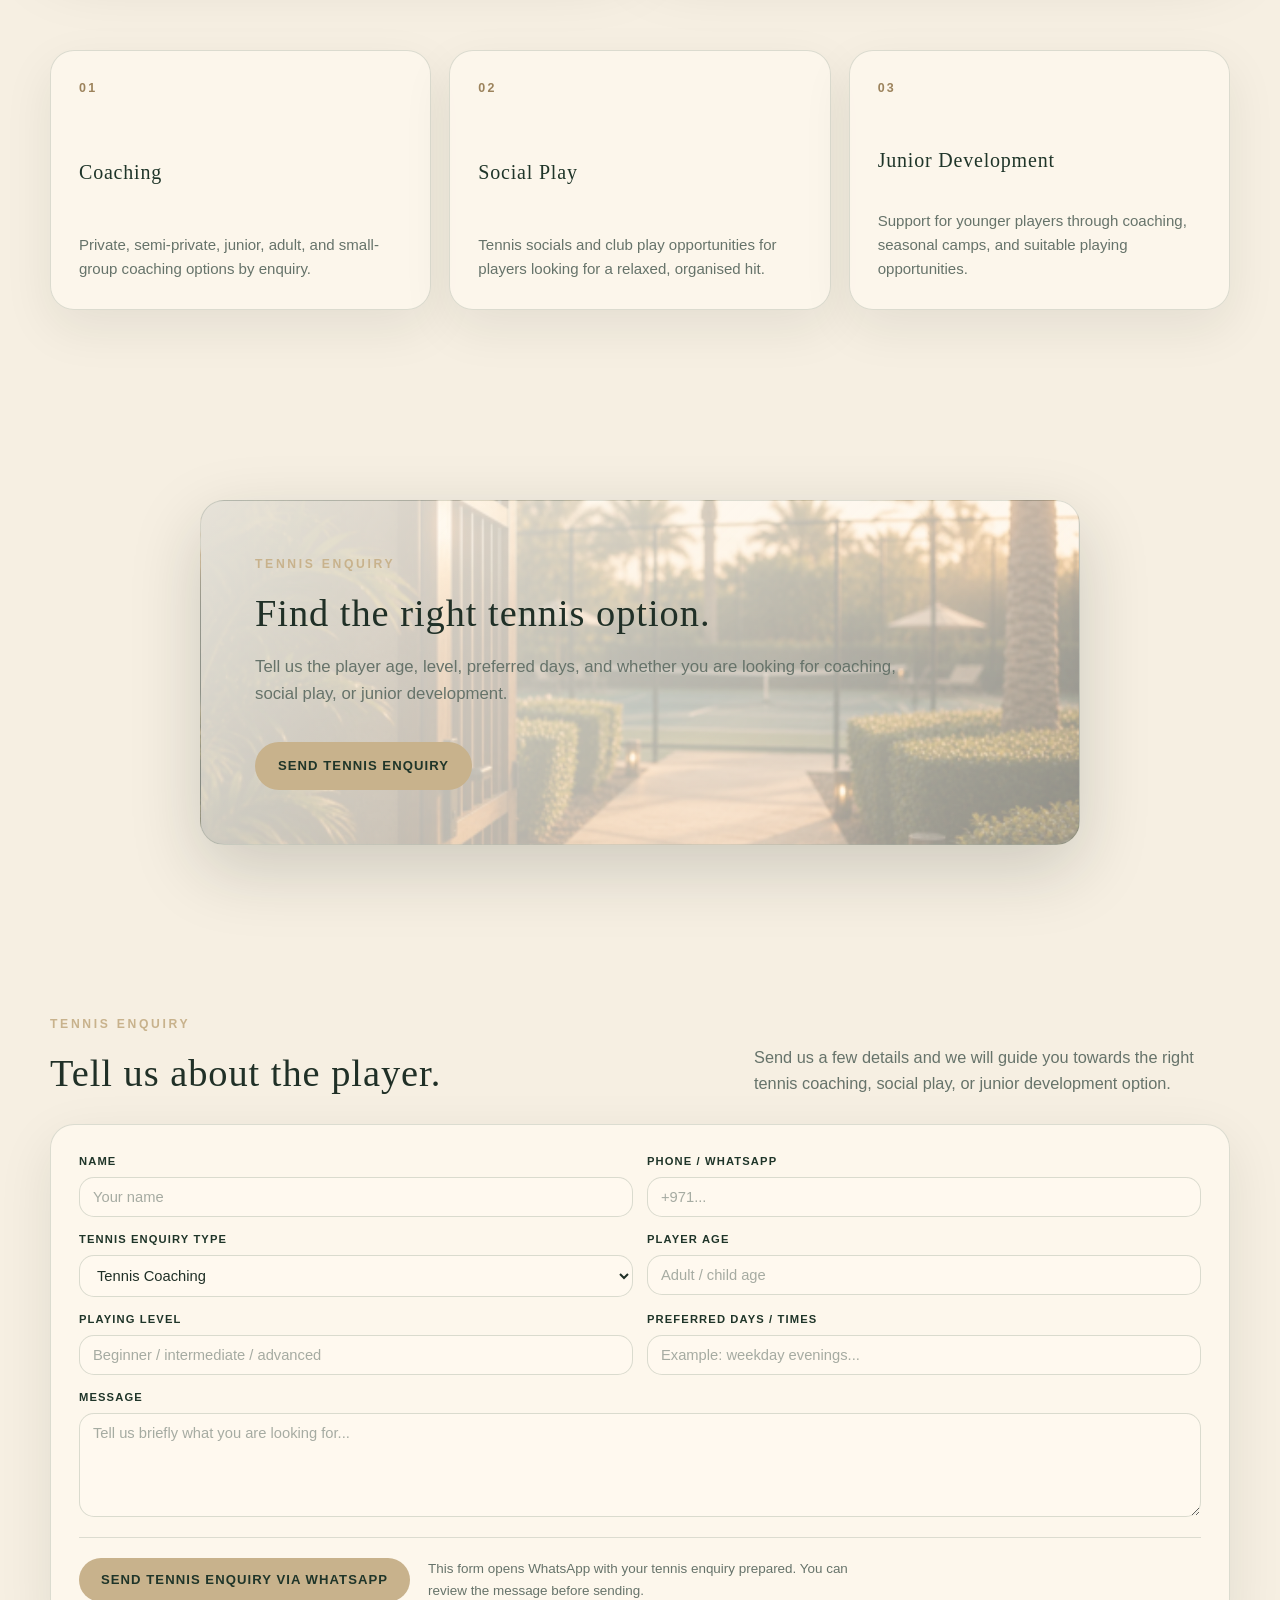
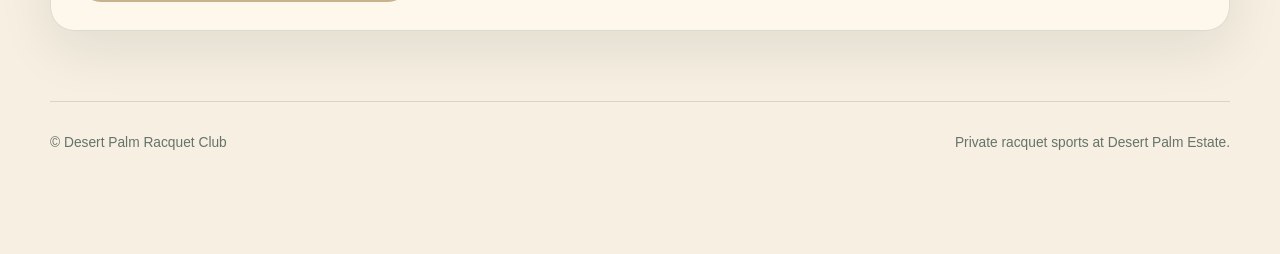
<file: tennis.html>
<!DOCTYPE html>
<html lang="en">
<head>
  <meta charset="UTF-8" />
  <meta name="viewport" content="width=device-width, initial-scale=1.0" />

  <title>Tennis at Desert Palm Racquet Club | Dubai</title>
  <meta
    name="description"
    content="Tennis coaching, social play, junior development, and club activity at Desert Palm Racquet Club in Dubai."
  />

  <link rel="icon" type="image/png" href="assets/logo-light.png" />
  <link rel="stylesheet" href="style.css" />
</head>

<body>
  <header class="site-header">
    <a href="index.html#top" class="brand">
      <img src="assets/logo-light.png" alt="Desert Palm Racquet Club logo" />
    </a>

    <button class="menu-toggle" aria-label="Open menu">
      <span></span>
      <span></span>
    </button>

    <nav class="site-nav">
      <a href="index.html#about">About</a>
      <a href="index.html#facilities">Facilities</a>
      <a href="index.html#coaching">Coaching</a>
      <a href="index.html#socials">Socials</a>
      <a href="index.html#services">Racket Services</a>
      <a href="index.html#enquiry">Enquiry</a>
      <a href="index.html#contact">Contact</a>
    </nav>
  </header>

  <main id="top">
    <section class="hero sub-hero">
      <div class="hero-image">
        <img src="assets/coach-hero.webp" alt="Tennis coaching at Desert Palm Racquet Club" />
      </div>

      <div class="hero-overlay"></div>

      <div class="hero-content">
        <p class="eyebrow">Tennis · Desert Palm Racquet Club</p>

        <h1>Tennis at Desert Palm</h1>

        <p class="hero-text">
          Coaching, social play, junior development, and club activity in a calm
          private estate setting.
        </p>

        <div class="hero-actions">
          <a
  class="btn btn-primary enquiry-jump"
  href="#tennis-enquiry"
  data-enquiry-type="Tennis Coaching"
>
  Enquire About Tennis
</a>

          <a class="btn btn-secondary" href="index.html#facilities">
            Back to Club
          </a>
        </div>
      </div>
    </section>

    <section class="section intro-section">
      <div class="section-label">Tennis</div>

      <div class="intro-grid">
        <div>
          <h2>Coaching, play, and development on court.</h2>

<div class="mobile-section-image">
  <img
    src="assets/rally.webp"
    alt="2 Player Rally at Desert Palm Racquet Club"
    loading="lazy"
    decoding="async"
  />
</div>
        </div>

        <div>
          <p>
            Tennis is at the heart of Desert Palm Racquet Club, with coaching
            and club activity available for juniors, adults, families, and
            developing players.
          </p>

          <p>
            Sessions are handled by enquiry so players can be guided towards
            the right format, level, and schedule.
          </p>
        </div>
      </div>
    </section>

    <section class="detail-image-duo">
  <img
    src="assets/balls.webp"
    alt="Tennis ball detail at Desert Palm Racquet Club"
    loading="lazy"
    decoding="async"
  />

  <img
    src="assets/bench.webp"
    alt="Tennis bench and court detail at Desert Palm Racquet Club"
    loading="lazy"
    decoding="async"
  />
</section>

    <section class="section">
      <div class="card-grid three-grid">
        <article class="service-card">
          <span>01</span>
          <h3>Coaching</h3>
          <p>
            Private, semi-private, junior, adult, and small-group coaching
            options by enquiry.
          </p>
        </article>

        <article class="service-card">
          <span>02</span>
          <h3>Social Play</h3>
          <p>
            Tennis socials and club play opportunities for players looking for
            a relaxed, organised hit.
          </p>
        </article>

        <article class="service-card">
          <span>03</span>
          <h3>Junior Development</h3>
          <p>
            Support for younger players through coaching, seasonal camps, and
            suitable playing opportunities.
          </p>
        </article>
      </div>
    </section>

    <section class="section access-section">
      <div class="access-card">
        <div class="section-label">Tennis Enquiry</div>

        <h2>Find the right tennis option.</h2>

        <p>
          Tell us the player age, level, preferred days, and whether you are
          looking for coaching, social play, or junior development.
        </p>

        <div class="hero-actions">
          <a
  class="btn btn-primary enquiry-jump"
  href="#tennis-enquiry"
  data-enquiry-type="Tennis Coaching"
>
  Send Tennis Enquiry
</a>
        </div>
      </div>
    </section>

    <section id="tennis-enquiry" class="section enquiry-section">
  <div class="section-top">
    <div>
      <div class="section-label">Tennis Enquiry</div>
      <h2>Tell us about the player.</h2>
    </div>

    <p>
      Send us a few details and we will guide you towards the right tennis
      coaching, social play, or junior development option.
    </p>
  </div>

  <form id="dprcEnquiryForm" class="enquiry-form">
    <input type="hidden" id="enquirySport" name="sport" value="Tennis" />

    <div class="form-grid">
      <div class="form-field">
        <label for="enquiryName">Name</label>
        <input
          type="text"
          id="enquiryName"
          name="name"
          placeholder="Your name"
          required
        />
      </div>

      <div class="form-field">
        <label for="enquiryPhone">Phone / WhatsApp</label>
        <input
          type="tel"
          id="enquiryPhone"
          name="phone"
          placeholder="+971..."
        />
      </div>

      <div class="form-field">
        <label for="enquiryType">Tennis enquiry type</label>
        <select id="enquiryType" name="type" required>
          <option value="Tennis Coaching" selected>Tennis Coaching</option>
          <option value="Tennis Social">Tennis Social</option>
          <option value="Junior Tennis">Junior Tennis</option>
          <option value="Adult Tennis">Adult Tennis</option>
          <option value="Seasonal Camp">Seasonal Camp</option>
          <option value="Other Tennis Enquiry">Other Tennis Enquiry</option>
        </select>
      </div>

      <div class="form-field">
        <label for="enquiryAge">Player age</label>
        <input
          type="text"
          id="enquiryAge"
          name="age"
          placeholder="Adult / child age"
        />
      </div>

      <div class="form-field">
        <label for="enquiryLevel">Playing level</label>
        <input
          type="text"
          id="enquiryLevel"
          name="level"
          placeholder="Beginner / intermediate / advanced"
        />
      </div>

      <div class="form-field">
        <label for="enquiryAvailability">Preferred days / times</label>
        <input
          type="text"
          id="enquiryAvailability"
          name="availability"
          placeholder="Example: weekday evenings..."
        />
      </div>

      <div class="form-field full-field">
        <label for="enquiryMessage">Message</label>
        <textarea
          id="enquiryMessage"
          name="message"
          rows="5"
          placeholder="Tell us briefly what you are looking for..."
        ></textarea>
      </div>
    </div>

    <div class="form-actions">
      <button type="submit" class="btn btn-primary">
        Send Tennis Enquiry via WhatsApp
      </button>

      <p>
        This form opens WhatsApp with your tennis enquiry prepared. You can
        review the message before sending.
      </p>
    </div>
  </form>
</section>
  </main>

  <footer class="site-footer">
    <p>© Desert Palm Racquet Club</p>
    <p>Private racquet sports at Desert Palm Estate.</p>
  </footer>

  <script src="updates.js"></script>
<script src="app.js"></script>
</body>
</html>
</file>
<file: style.css>
:root {
  --ivory: #f6efe2;
  --ivory-soft: #fffaf0;
  --green-dark: #1f3529;
  --green: #46614d;
  --green-soft: #8fa796;
  --sand: #c8b28c;
  --sand-dark: #9c835c;
  --text: #203027;
  --muted: #66736a;
  --line: rgba(70, 97, 77, 0.18);
  --shadow: 0 24px 70px rgba(20, 32, 25, 0.18);
  --radius: 24px;
  --max: 1180px;
}

* {
  box-sizing: border-box;
  margin: 0;
  padding: 0;
}

html {
  scroll-behavior: smooth;
}

body {
  font-family: "Inter", "Segoe UI", Arial, sans-serif;
  background: var(--ivory);
  color: var(--text);
  line-height: 1.6;
}

img {
  max-width: 100%;
  display: block;
}

a {
  color: inherit;
  text-decoration: none;
}

h1,
h2,
h3 {
  font-family: "Trajan Pro", "Cinzel", Georgia, serif;
  font-weight: 500;
  line-height: 1.08;
  letter-spacing: 0.04em;
}

h1 {
  font-size: clamp(3rem, 7vw, 6.8rem);
  color: var(--ivory-soft);
}

h2 {
  font-size: clamp(2rem, 4vw, 4.1rem);
}

h3 {
  font-size: 1.25rem;
}

p {
  color: var(--muted);
}

/* HEADER */

.site-header {
  position: fixed;
  top: 18px;
  left: 50%;
  transform: translateX(-50%);
  width: min(calc(100% - 32px), var(--max));
  height: 76px;
  z-index: 50;
  display: flex;
  align-items: center;
  justify-content: space-between;
  padding: 0 18px;
  border: 1px solid rgba(246, 239, 226, 0.18);
  border-radius: 999px;
  background: rgba(31, 53, 41, 0.94);
  backdrop-filter: blur(16px);
  box-shadow: 0 18px 60px rgba(0, 0, 0, 0.22);
}

.brand img {
  height: 54px;
  width: auto;
}

.site-nav {
  display: flex;
  gap: 24px;
  align-items: center;
}

.site-nav a {
  color: var(--ivory-soft);
  font-size: 0.82rem;
  letter-spacing: 0.08em;
  text-transform: uppercase;
  opacity: 0.86;
  transition: 0.25s ease;
}

.site-nav a:hover {
  color: var(--sand);
  opacity: 1;
}

.menu-toggle {
  display: none;
  width: 44px;
  height: 44px;
  border: 1px solid rgba(246, 239, 226, 0.24);
  border-radius: 50%;
  background: transparent;
  cursor: pointer;
}

.menu-toggle span {
  display: block;
  width: 18px;
  height: 1px;
  background: var(--ivory-soft);
  margin: 6px auto;
}

/* HERO */

.hero {
  min-height: 100vh;
  position: relative;
  overflow: hidden;
  display: grid;
  align-items: end;
  padding: 140px 24px 70px;
}

.hero-image,
.hero-overlay {
  position: absolute;
  inset: 0;
}

.hero-image img {
  width: 100%;
  height: 100%;
  object-fit: cover;
}

.hero-overlay {
  background:
    linear-gradient(90deg, rgba(14, 26, 19, 0.88), rgba(14, 26, 19, 0.58), rgba(14, 26, 19, 0.2)),
    linear-gradient(0deg, rgba(14, 26, 19, 0.62), rgba(14, 26, 19, 0.06));
}

.hero-content {
  position: relative;
  z-index: 2;
  width: min(100%, var(--max));
  margin: 0 auto;
}

.eyebrow,
.section-label {
  color: var(--sand);
  text-transform: uppercase;
  letter-spacing: 0.22em;
  font-size: 0.76rem;
  font-weight: 700;
  margin-bottom: 18px;
}

.hero-text {
  max-width: 680px;
  color: rgba(255, 250, 240, 0.84);
  font-size: clamp(1.1rem, 2vw, 1.45rem);
  margin-top: 24px;
}

.hero-actions {
  display: flex;
  flex-wrap: wrap;
  gap: 14px;
  margin-top: 34px;
}

.access-note {
  margin-top: 28px;
  max-width: 680px;
  color: rgba(255, 250, 240, 0.65);
  font-size: 0.93rem;
}

/* BUTTONS */

.btn {
  display: inline-flex;
  align-items: center;
  justify-content: center;
  min-height: 48px;
  padding: 0 22px;
  border-radius: 999px;
  font-size: 0.82rem;
  font-weight: 800;
  letter-spacing: 0.08em;
  text-transform: uppercase;
  transition: 0.25s ease;
  border: 1px solid transparent;
}

.btn-primary {
  background: var(--sand);
  color: var(--green-dark);
}

.btn-primary:hover {
  background: var(--ivory-soft);
  transform: translateY(-2px);
}

.btn-secondary {
  background: rgba(255, 250, 240, 0.1);
  color: var(--ivory-soft);
  border-color: rgba(255, 250, 240, 0.26);
}

.btn-secondary:hover {
  background: rgba(255, 250, 240, 0.18);
  border-color: var(--sand);
  transform: translateY(-2px);
}

.btn-outline {
  color: var(--ivory-soft);
  border-color: rgba(255, 250, 240, 0.32);
}

.btn-outline:hover {
  background: rgba(255, 250, 240, 0.1);
  border-color: var(--sand);
}

/* SECTIONS */

.section {
  width: min(calc(100% - 40px), var(--max));
  margin: 0 auto;
  padding: 110px 0;
}

.intro-section {
  padding-top: 120px;
}

.intro-grid {
  display: grid;
  grid-template-columns: 1fr 1.1fr;
  gap: 70px;
  align-items: start;
}

.intro-grid p {
  font-size: 1.08rem;
  margin-bottom: 20px;
}

.section-top {
  display: grid;
  grid-template-columns: 1.15fr 0.85fr;
  gap: 60px;
  align-items: end;
  margin-bottom: 42px;
}

.section-top p {
  font-size: 1.02rem;
}

/* IMAGE STRIP */

.image-strip {
  width: min(calc(100% - 40px), var(--max));
  margin: 0 auto;
  display: grid;
  grid-template-columns: 1fr 1fr 1fr;
  gap: 14px;
}

.image-strip img {
  height: 320px;
  width: 100%;
  object-fit: cover;
  border-radius: var(--radius);
  box-shadow: var(--shadow);
}

.image-strip img:nth-child(2) {
  transform: translateY(34px);
}

/* CARDS */

.card-grid {
  display: grid;
  gap: 18px;
}

.five-grid {
  grid-template-columns: repeat(5, 1fr);
}

.service-card {
  min-height: 260px;
  padding: 28px;
  border-radius: var(--radius);
  background: rgba(255, 250, 240, 0.7);
  border: 1px solid var(--line);
  box-shadow: 0 18px 50px rgba(20, 32, 25, 0.08);
  display: flex;
  flex-direction: column;
  justify-content: space-between;
}

.service-card span {
  color: var(--sand-dark);
  font-size: 0.78rem;
  letter-spacing: 0.18em;
  font-weight: 800;
}

.service-card h3 {
  color: var(--green-dark);
  margin: 28px 0 14px;
}

.service-card p {
  font-size: 0.94rem;
}

.accent-card {
  background: var(--green-dark);
}

.accent-card h3,
.accent-card p {
  color: var(--ivory-soft);
}

.accent-card span {
  color: var(--sand);
}

/* FEATURE SECTIONS */

.feature-section {
  width: min(calc(100% - 40px), var(--max));
  margin: 0 auto;
  padding: 80px 0;
  display: grid;
  grid-template-columns: 0.95fr 1.05fr;
  gap: 56px;
  align-items: center;
}

.feature-section.reverse {
  grid-template-columns: 1.05fr 0.95fr;
}

.feature-section.reverse .feature-image {
  order: 2;
}

.feature-image img {
  width: 100%;
  height: 640px;
  object-fit: cover;
  border-radius: var(--radius);
  box-shadow: var(--shadow);
}

.feature-content {
  padding: 30px 0;
}

.feature-content p {
  font-size: 1.04rem;
  margin: 24px 0;
}

.pill-list {
  display: flex;
  flex-wrap: wrap;
  gap: 10px;
  margin: 26px 0 28px;
}

.pill-list span {
  padding: 10px 14px;
  border-radius: 999px;
  background: rgba(70, 97, 77, 0.1);
  color: var(--green-dark);
  font-size: 0.84rem;
  font-weight: 700;
}

.text-link {
  display: inline-flex;
  color: var(--green-dark);
  font-weight: 900;
  letter-spacing: 0.08em;
  text-transform: uppercase;
  font-size: 0.8rem;
  border-bottom: 1px solid var(--sand-dark);
  padding-bottom: 4px;
}

.text-link:hover {
  color: var(--sand-dark);
}

/* DARK SECTION */

.dark-section {
  width: 100%;
  max-width: none;
  padding: 110px max(20px, calc((100vw - var(--max)) / 2));
  background: var(--green-dark);
  color: var(--ivory-soft);
}

.dark-section h2,
.dark-section p {
  color: var(--ivory-soft);
}

.dark-section p {
  opacity: 0.74;
}

.split-actions {
  display: flex;
  flex-wrap: wrap;
  gap: 14px;
  margin-bottom: 44px;
}

.wide-image img {
  width: 100%;
  height: 520px;
  object-fit: cover;
  border-radius: var(--radius);
  box-shadow: 0 30px 90px rgba(0, 0, 0, 0.28);
}

/* MINI GRID */

.mini-grid {
  display: grid;
  grid-template-columns: 1fr 1fr;
  gap: 14px;
  margin: 30px 0;
}

.mini-grid div {
  padding: 22px;
  border-radius: 22px;
  border: 1px solid var(--line);
  background: rgba(255, 250, 240, 0.62);
}

.mini-grid h3 {
  margin-bottom: 10px;
  color: var(--green-dark);
}

.mini-grid p {
  margin: 0;
  font-size: 0.9rem;
}

/* ACCESS */

.access-section {
  padding-top: 80px;
}

.access-card {
  max-width: 880px;
  margin: 0 auto;
  padding: 54px;
  border-radius: var(--radius);
  background:
    linear-gradient(135deg, rgba(255, 250, 240, 0.9), rgba(255, 250, 240, 0.56)),
    url("assets/access.webp");
  background-size: cover;
  background-position: center;
  border: 1px solid var(--line);
  box-shadow: var(--shadow);
}

.access-card p {
  max-width: 680px;
  font-size: 1.05rem;
  margin-top: 18px;
}

/* CONTACT */

.contact-section {
  padding-top: 40px;
}

.contact-card {
  display: grid;
  grid-template-columns: 240px 1fr;
  gap: 54px;
  align-items: center;
  padding: 52px;
  border-radius: var(--radius);
  background: var(--green-dark);
  color: var(--ivory-soft);
  box-shadow: var(--shadow);
}

.contact-card img {
  width: 210px;
  margin: 0 auto;
}

.contact-card h2,
.contact-card p,
.contact-card a {
  color: var(--ivory-soft);
}

.contact-card p {
  opacity: 0.82;
  margin-top: 14px;
}

.contact-actions {
  display: flex;
  flex-wrap: wrap;
  gap: 12px;
  margin-top: 28px;
}

/* FOOTER */

.site-footer {
  width: min(calc(100% - 40px), var(--max));
  margin: 0 auto;
  padding: 30px 0 46px;
  display: flex;
  justify-content: space-between;
  gap: 20px;
  border-top: 1px solid var(--line);
  font-size: 0.86rem;
}

/* RESPONSIVE */

@media (max-width: 1050px) {
  .five-grid {
    grid-template-columns: repeat(2, 1fr);
  }

  .service-card:last-child {
    grid-column: span 2;
  }

  .feature-section,
  .feature-section.reverse {
    grid-template-columns: 1fr;
  }

  .feature-section.reverse .feature-image {
    order: 0;
  }

  .feature-image img {
    height: 520px;
  }
}

@media (max-width: 850px) {
  :root {
    --radius: 22px;
  }

  .site-header {
    height: 68px;
  }

  .brand img {
    height: 46px;
  }

  .menu-toggle {
    display: block;
  }

  .site-nav {
    position: absolute;
    top: 82px;
    left: 0;
    right: 0;
    display: none;
    flex-direction: column;
    gap: 0;
    padding: 16px;
    border-radius: 26px;
    background: rgba(31, 53, 41, 0.96);
    border: 1px solid rgba(246, 239, 226, 0.18);
  }

  .site-nav.active {
    display: flex;
  }

  .site-nav a {
    width: 100%;
    padding: 14px 10px;
    border-bottom: 1px solid rgba(246, 239, 226, 0.1);
  }

  .hero {
    min-height: 92vh;
    padding: 120px 20px 54px;
  }

  .hero-actions {
    flex-direction: column;
    align-items: flex-start;
  }

  .intro-grid,
  .section-top {
    grid-template-columns: 1fr;
    gap: 28px;
  }

  .image-strip {
    grid-template-columns: 1fr;
  }

  .image-strip img,
  .image-strip img:nth-child(2) {
    height: 280px;
    transform: none;
  }

  .contact-card {
    grid-template-columns: 1fr;
    text-align: center;
    padding: 40px 24px;
  }

  .contact-actions {
    justify-content: center;
  }

  .site-footer {
    flex-direction: column;
  }
}

@media (max-width: 620px) {
  h1 {
    font-size: 2.8rem;
  }

  .section {
    width: min(calc(100% - 28px), var(--max));
    padding: 80px 0;
  }

  .five-grid {
    grid-template-columns: 1fr;
  }

  .service-card:last-child {
    grid-column: auto;
  }

  .feature-section {
    width: min(calc(100% - 28px), var(--max));
    padding: 60px 0;
  }

  .feature-image img {
    height: 380px;
  }

  .mini-grid {
    grid-template-columns: 1fr;
  }

  .access-card {
    padding: 34px 24px;
  }

  .wide-image img {
    height: 340px;
  }

  .btn {
    width: 100%;
  }

  .contact-actions .btn {
    width: 100%;
  }
}
/* V1 polish: mobile Social Play section */
@media (max-width: 620px) {
  #socials.dark-section {
    width: 100%;
    max-width: none;
    margin-left: 0;
    margin-right: 0;
    padding: 80px 20px;
  }

  #socials h2 {
    font-size: 2.05rem;
    line-height: 1.08;
    letter-spacing: 0.01em;
  }

  #socials .section-top {
    gap: 22px;
  }

  #socials .section-top p {
    font-size: 0.98rem;
  }

  #socials .wide-image img {
    height: 300px;
  }
}
/* V1 polish: contact icon buttons */
.icon-actions {
  display: flex;
  flex-wrap: wrap;
  gap: 14px;
  margin-top: 34px;
}

.icon-btn {
  width: 50px;
  height: 50px;
  border-radius: 999px;
  display: inline-flex;
  align-items: center;
  justify-content: center;
  background: rgba(255, 250, 240, 0.1);
  border: 1px solid rgba(255, 250, 240, 0.26);
  transition: 0.25s ease;
}

.icon-btn img {
  width: 24px;
  height: 24px;
  object-fit: contain;
}

.icon-btn:hover {
  background: var(--sand);
  border-color: var(--sand);
  transform: translateY(-2px);
}

@media (max-width: 850px) {
  .icon-actions {
    justify-content: center;
  }
}
/* ENQUIRY FORM - COMPACT */

.enquiry-section {
  padding-top: 60px;
  padding-bottom: 70px;
}

.enquiry-section .section-top {
  margin-bottom: 28px;
}

.enquiry-section h2 {
  font-size: clamp(1.8rem, 3vw, 3rem);
}

.enquiry-form {
  padding: 28px;
  border-radius: var(--radius);
  background: rgba(255, 250, 240, 0.72);
  border: 1px solid var(--line);
  box-shadow: 0 18px 55px rgba(20, 32, 25, 0.09);
}

.form-grid {
  display: grid;
  grid-template-columns: 1fr 1fr;
  gap: 14px;
}

.form-field {
  display: flex;
  flex-direction: column;
  gap: 6px;
}

.form-field label {
  color: var(--green-dark);
  font-size: 0.7rem;
  font-weight: 800;
  letter-spacing: 0.1em;
  text-transform: uppercase;
}

.form-field input,
.form-field select,
.form-field textarea {
  width: 100%;
  border: 1px solid rgba(70, 97, 77, 0.2);
  border-radius: 15px;
  background: rgba(255, 250, 240, 0.88);
  color: var(--text);
  font-family: "Inter", "Segoe UI", Arial, sans-serif;
  font-size: 0.92rem;
  padding: 11px 13px;
  outline: none;
  transition: 0.2s ease;
}

.form-field textarea {
  resize: vertical;
  min-height: 88px;
}

.form-field input::placeholder,
.form-field textarea::placeholder {
  color: rgba(102, 115, 106, 0.58);
}

.form-field input:focus,
.form-field select:focus,
.form-field textarea:focus {
  border-color: var(--sand-dark);
  background: var(--ivory-soft);
  box-shadow: 0 0 0 3px rgba(200, 178, 140, 0.14);
}

.full-field {
  grid-column: span 2;
}

.form-actions {
  display: flex;
  align-items: center;
  gap: 18px;
  margin-top: 20px;
  padding-top: 20px;
  border-top: 1px solid var(--line);
}

.form-actions .btn {
  border: none;
  cursor: pointer;
  min-height: 44px;
}

.form-actions p {
  max-width: 460px;
  font-size: 0.84rem;
  color: var(--muted);
}

/* MOBILE FORM */

@media (max-width: 850px) {
  .enquiry-section {
    padding-top: 50px;
    padding-bottom: 60px;
  }

  .enquiry-form {
    padding: 22px 18px;
  }

  .form-grid {
    grid-template-columns: 1fr;
  }

  .full-field {
    grid-column: auto;
  }

  .form-actions {
    flex-direction: column;
    align-items: stretch;
  }

  .form-actions p {
    text-align: center;
  }
}
/* V1 polish: calmer premium section headings */
.section-top h2,
.feature-content h2,
.access-card h2,
.contact-card h2 {
  font-size: clamp(1.9rem, 3vw, 3.15rem);
  line-height: 1.14;
  letter-spacing: 0.025em;
}

.feature-content h2 {
  max-width: 760px;
}

.section-top h2 {
  max-width: 760px;
}

@media (max-width: 850px) {
  .section-top h2,
  .feature-content h2,
  .access-card h2,
  .contact-card h2 {
    font-size: clamp(1.75rem, 7vw, 2.6rem);
    line-height: 1.12;
  }
}
/* V1 polish: calmer intro heading */
.intro-grid h2 {
  font-size: clamp(1.9rem, 3vw, 3.15rem);
  line-height: 1.14;
  letter-spacing: 0.025em;
  max-width: 760px;
}

@media (max-width: 850px) {
  .intro-grid h2 {
    font-size: clamp(1.75rem, 7vw, 2.6rem);
    line-height: 1.12;
  }
}
/* V1 polish: anchor landing */
[id] {
  scroll-margin-top: 96px;
}
/* V1.5 detail pages */
.sub-hero {
  min-height: 78vh;
}

.three-grid {
  grid-template-columns: repeat(3, 1fr);
}

@media (max-width: 850px) {
  .three-grid {
    grid-template-columns: 1fr;
  }

  .sub-hero {
    min-height: 72vh;
  }
}
/* V1.5 detail page image duo */
.detail-image-duo {
  width: min(calc(100% - 40px), var(--max));
  margin: 0 auto;
  display: grid;
  grid-template-columns: 1fr 1fr;
  gap: 18px;
}

.detail-image-duo img {
  width: 100%;
  height: 420px;
  object-fit: cover;
  border-radius: var(--radius);
  box-shadow: var(--shadow);
}

@media (max-width: 850px) {
  .detail-image-duo {
    width: min(calc(100% - 28px), var(--max));
    grid-template-columns: 1fr;
  }

  .detail-image-duo img {
    height: 300px;
  }
}
/* V1.5 clickable facility cards */
.service-card-link {
  color: inherit;
  text-decoration: none;
  cursor: pointer;
}

.service-card-link:hover {
  transform: translateY(-4px);
  box-shadow: 0 24px 64px rgba(20, 32, 25, 0.13);
}

.service-card-link:focus-visible {
  outline: 3px solid rgba(156, 131, 92, 0.45);
  outline-offset: 4px;
}
/* V1.5 detail page image grid */
.detail-image-grid {
  width: min(calc(100% - 40px), var(--max));
  margin: 0 auto;
  display: grid;
  grid-template-columns: repeat(3, 1fr);
  gap: 16px;
}

.detail-image-grid img {
  width: 100%;
  height: 340px;
  object-fit: cover;
  border-radius: var(--radius);
  box-shadow: var(--shadow);
}

.detail-image-grid img:nth-child(2) {
  transform: translateY(28px);
}

@media (max-width: 850px) {
  .detail-image-grid {
    width: min(calc(100% - 28px), var(--max));
    grid-template-columns: 1fr;
  }

  .detail-image-grid img {
    height: 300px;
  }

  .detail-image-grid img:nth-child(2) {
    transform: none;
  }
}
/* V1.5 mobile-only section rhythm */
.mobile-section-image {
  display: none;
}

@media (max-width: 850px) {
  .mobile-section-image {
    display: block;
    margin: 26px 0 26px;
  }

  .mobile-section-image img {
    width: 100%;
    height: 300px;
    object-fit: cover;
    border-radius: var(--radius);
    box-shadow: var(--shadow);
  }

  /* Hide desktop/supporting image layouts on mobile where we now use one main section image */
  .image-strip {
    display: none;
  }

  .feature-section > .feature-image {
    display: none;
  }

  #socials .wide-image {
    display: none;
  }

  /* Tighten mobile section flow */
  .intro-grid {
    gap: 20px;
  }

  .feature-content {
    padding: 0;
  }

  .feature-content p {
    margin-top: 0;
  }

  #socials .section-top {
    margin-bottom: 28px;
  }
}
/* V1.5 mobile-only detail page rhythm */
@media (max-width: 850px) {
  .detail-image-duo,
  .detail-image-grid {
    display: none;
  }
}
/* V1.5 full-width update ticker */
body {
  padding-bottom: calc(54px + env(safe-area-inset-bottom));
}

.dprc-update-bar {
  position: fixed;
  left: 0;
  right: 0;
  bottom: 0;
  width: 100%;
  height: calc(46px + env(safe-area-inset-bottom));
  z-index: 80;
  overflow: hidden;
  background: rgba(31, 53, 41, 0.97);
  border-top: 1px solid rgba(246, 239, 226, 0.18);
  box-shadow: 0 -12px 36px rgba(0, 0, 0, 0.18);
  backdrop-filter: blur(14px);
  padding-bottom: env(safe-area-inset-bottom);
}

.dprc-update-track {
  height: 46px;
  display: flex;
  align-items: center;
  width: max-content;
  animation: dprcTicker 34s linear infinite;
}

.dprc-update-bar:hover .dprc-update-track {
  animation-play-state: paused;
}

.dprc-update-item {
  display: inline-flex;
  align-items: center;
  gap: 14px;
  padding: 0 28px;
  color: var(--ivory-soft);
  font-size: 0.78rem;
  font-weight: 800;
  letter-spacing: 0.1em;
  text-transform: uppercase;
  white-space: nowrap;
  opacity: 0.9;
}

.dprc-update-item::after {
  content: "•";
  color: var(--sand);
  margin-left: 10px;
}

.dprc-update-item strong {
  color: var(--sand);
  font-weight: 900;
}

.dprc-update-item:hover {
  color: var(--sand);
}

@keyframes dprcTicker {
  from {
    transform: translateX(0);
  }

  to {
    transform: translateX(-50%);
  }
}

@media (max-width: 850px) {
  body {
    padding-bottom: calc(52px + env(safe-area-inset-bottom));
  }

  .dprc-update-bar {
    height: calc(44px + env(safe-area-inset-bottom));
  }

  .dprc-update-track {
    height: 44px;
  }

  .dprc-update-item {
    font-size: 0.7rem;
    padding: 0 22px;
    letter-spacing: 0.09em;
  }
}

@media (prefers-reduced-motion: reduce) {
  .dprc-update-track {
    animation: none;
  }

  .dprc-update-bar {
    overflow-x: auto;
  }
}
</file>
